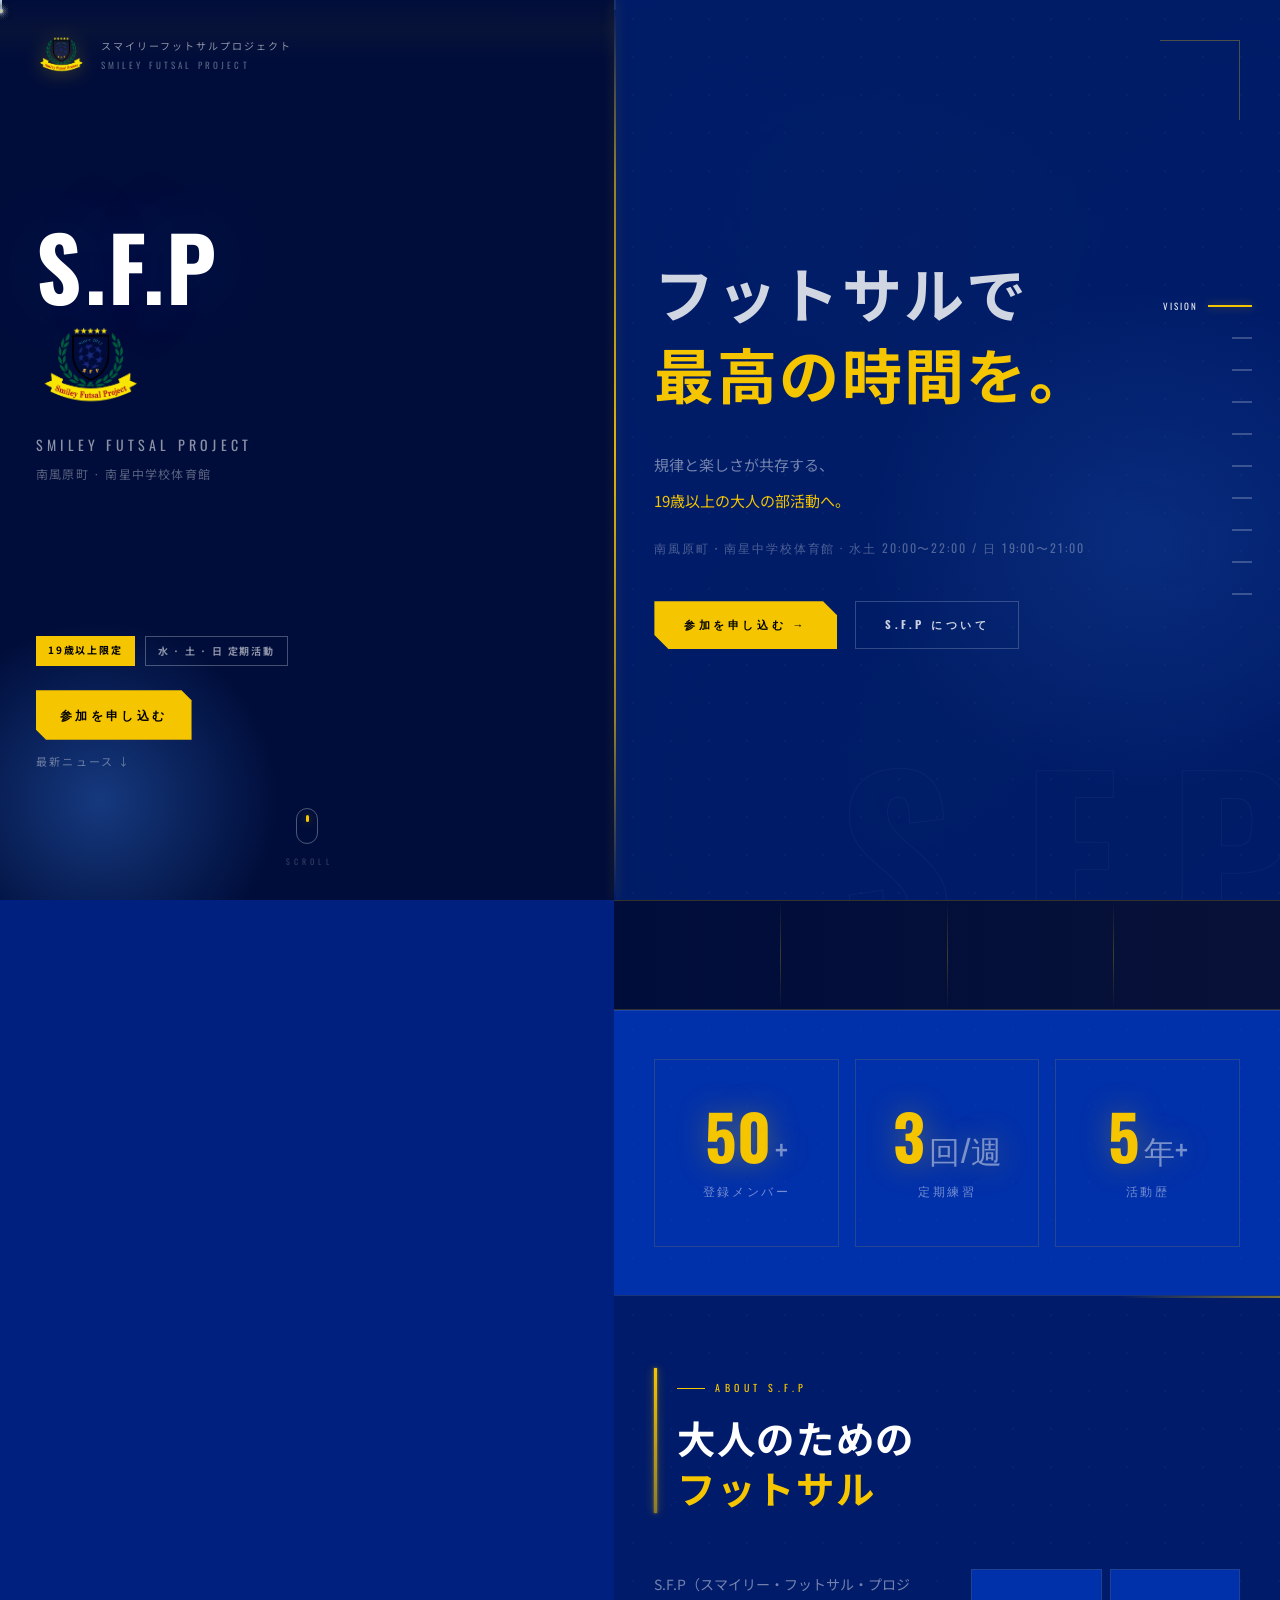
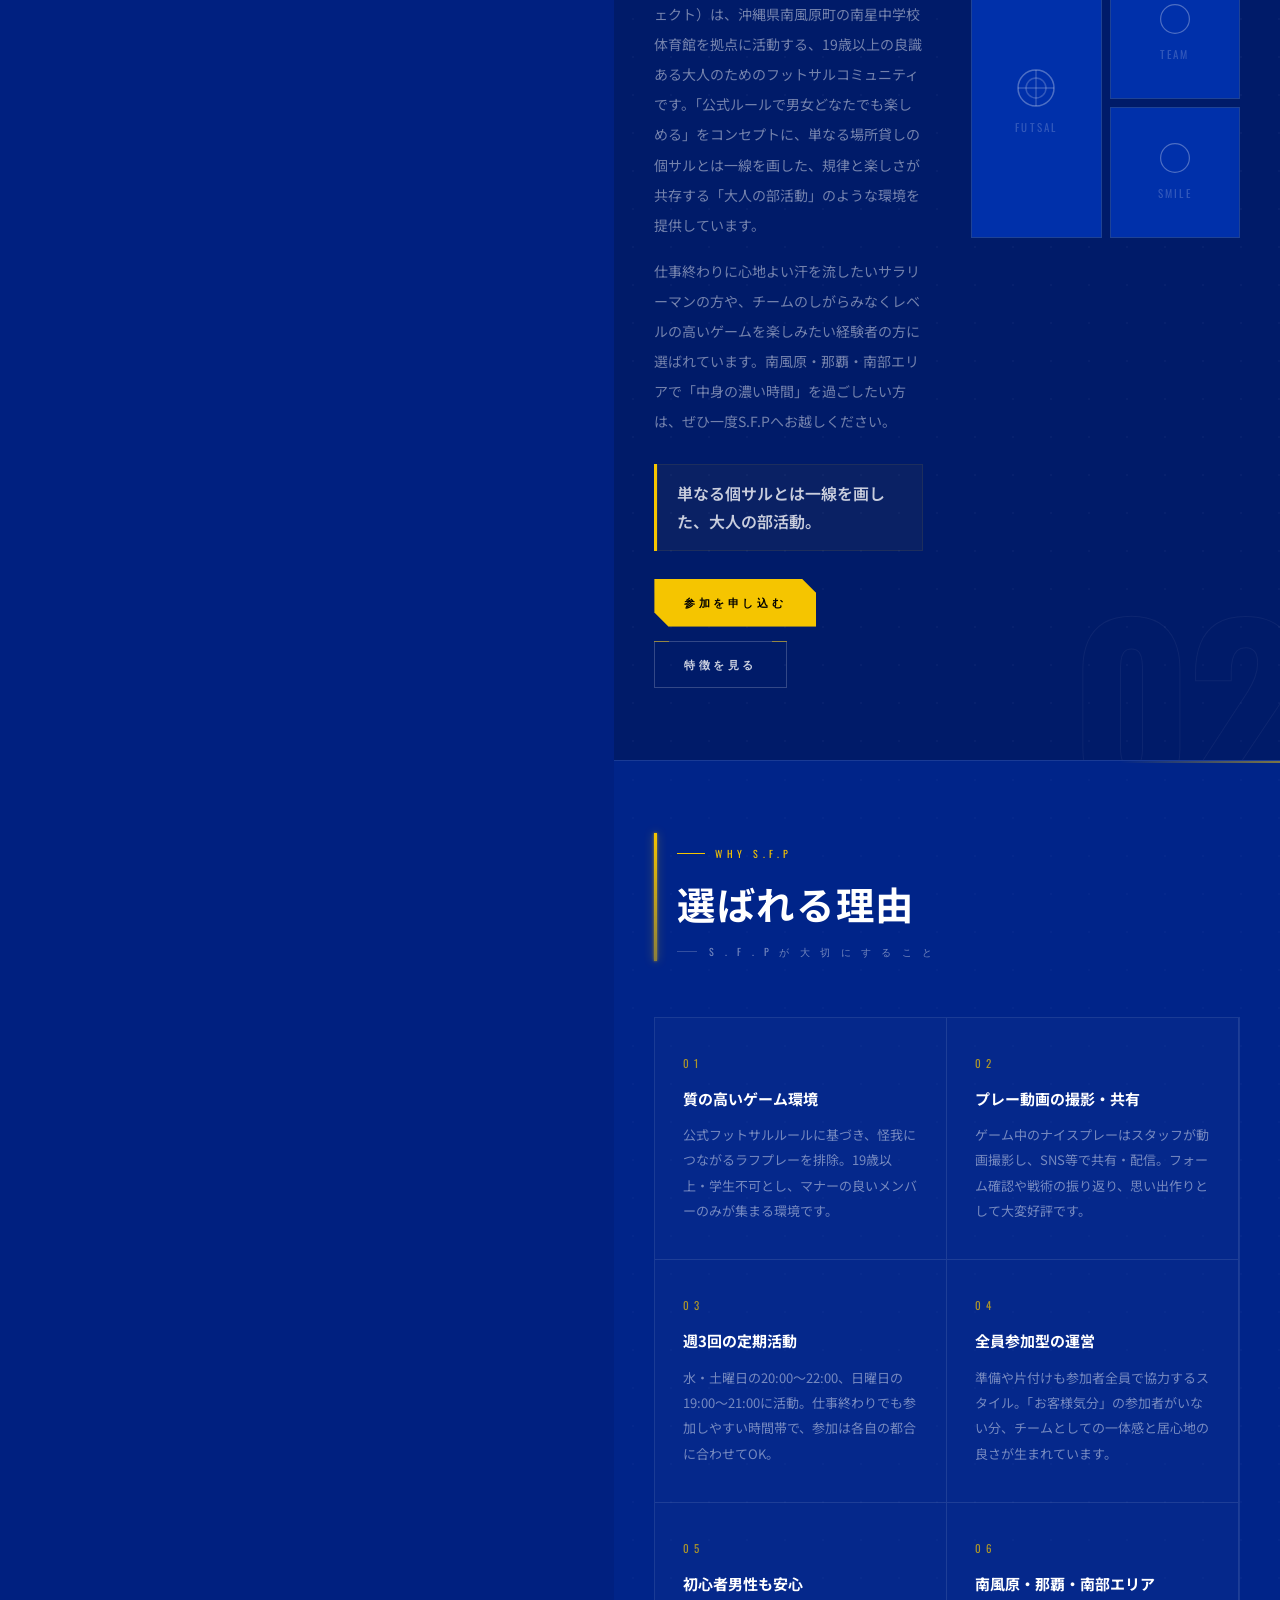
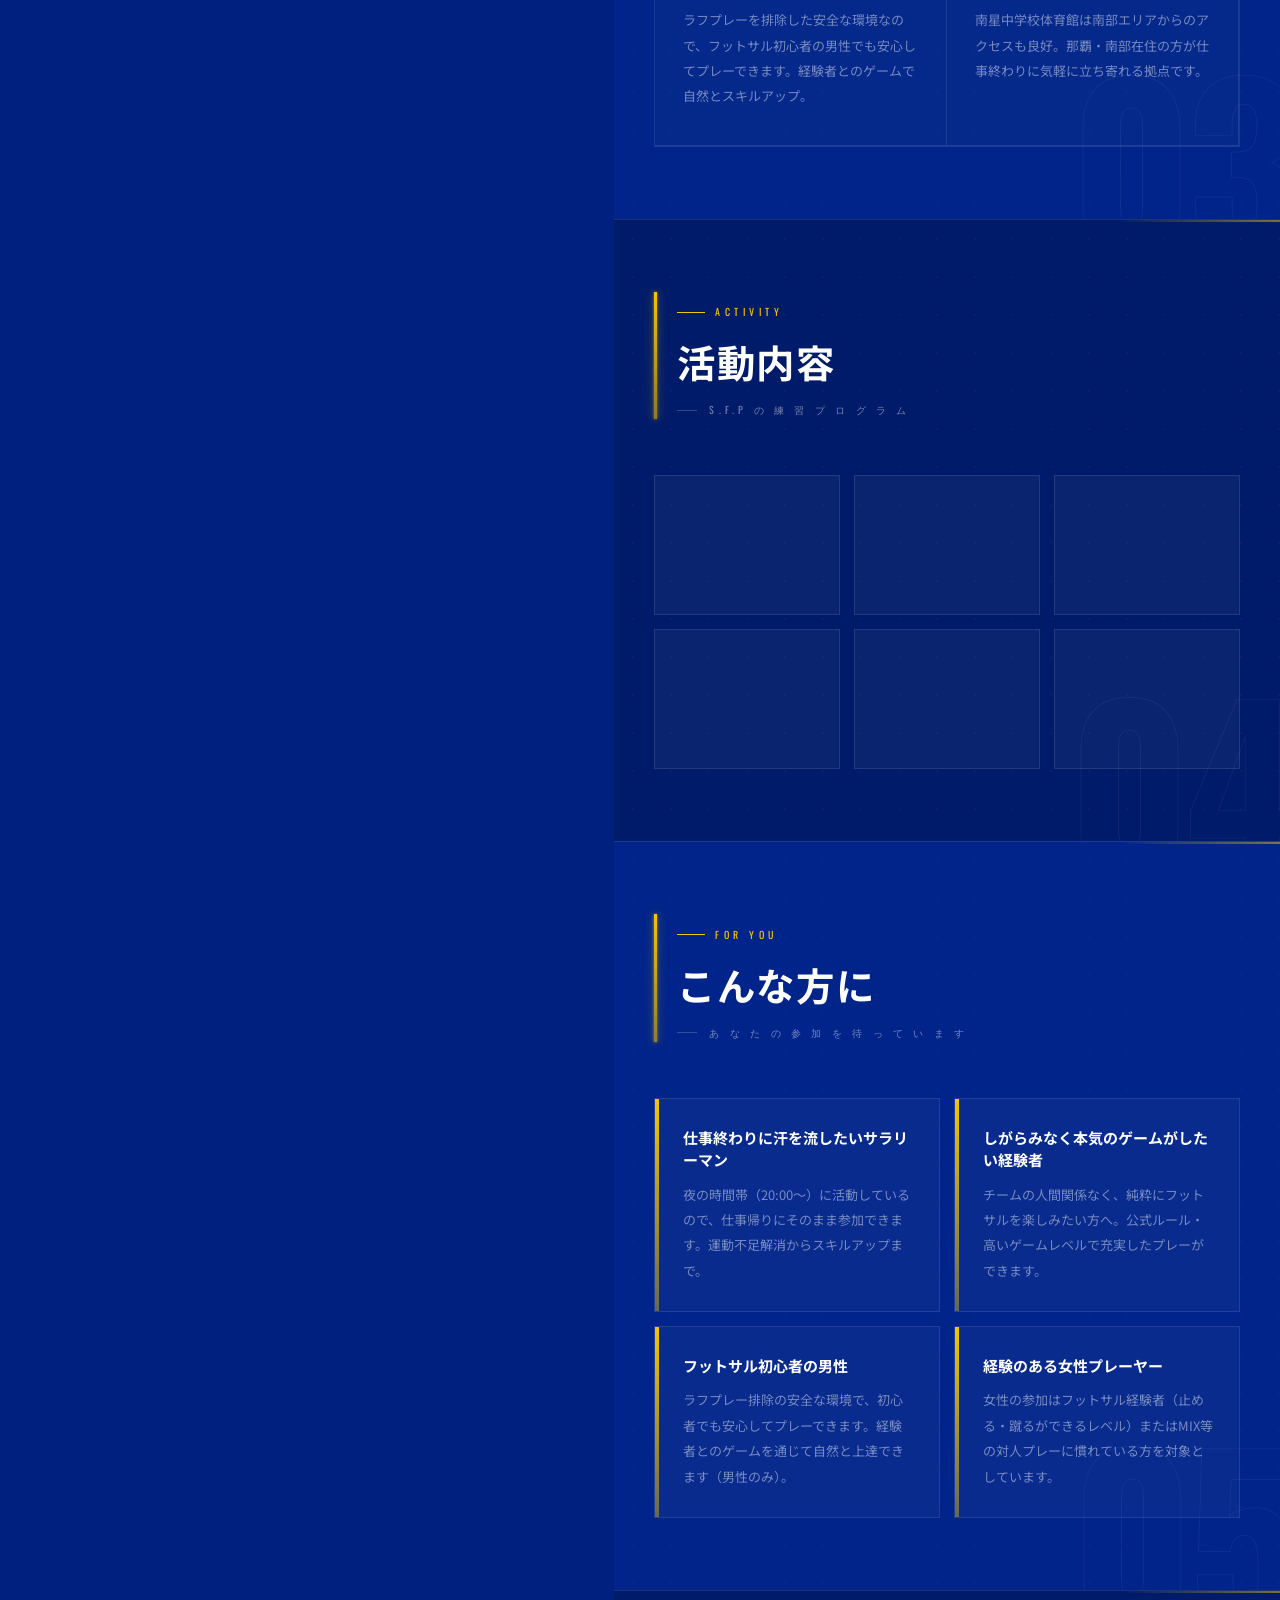
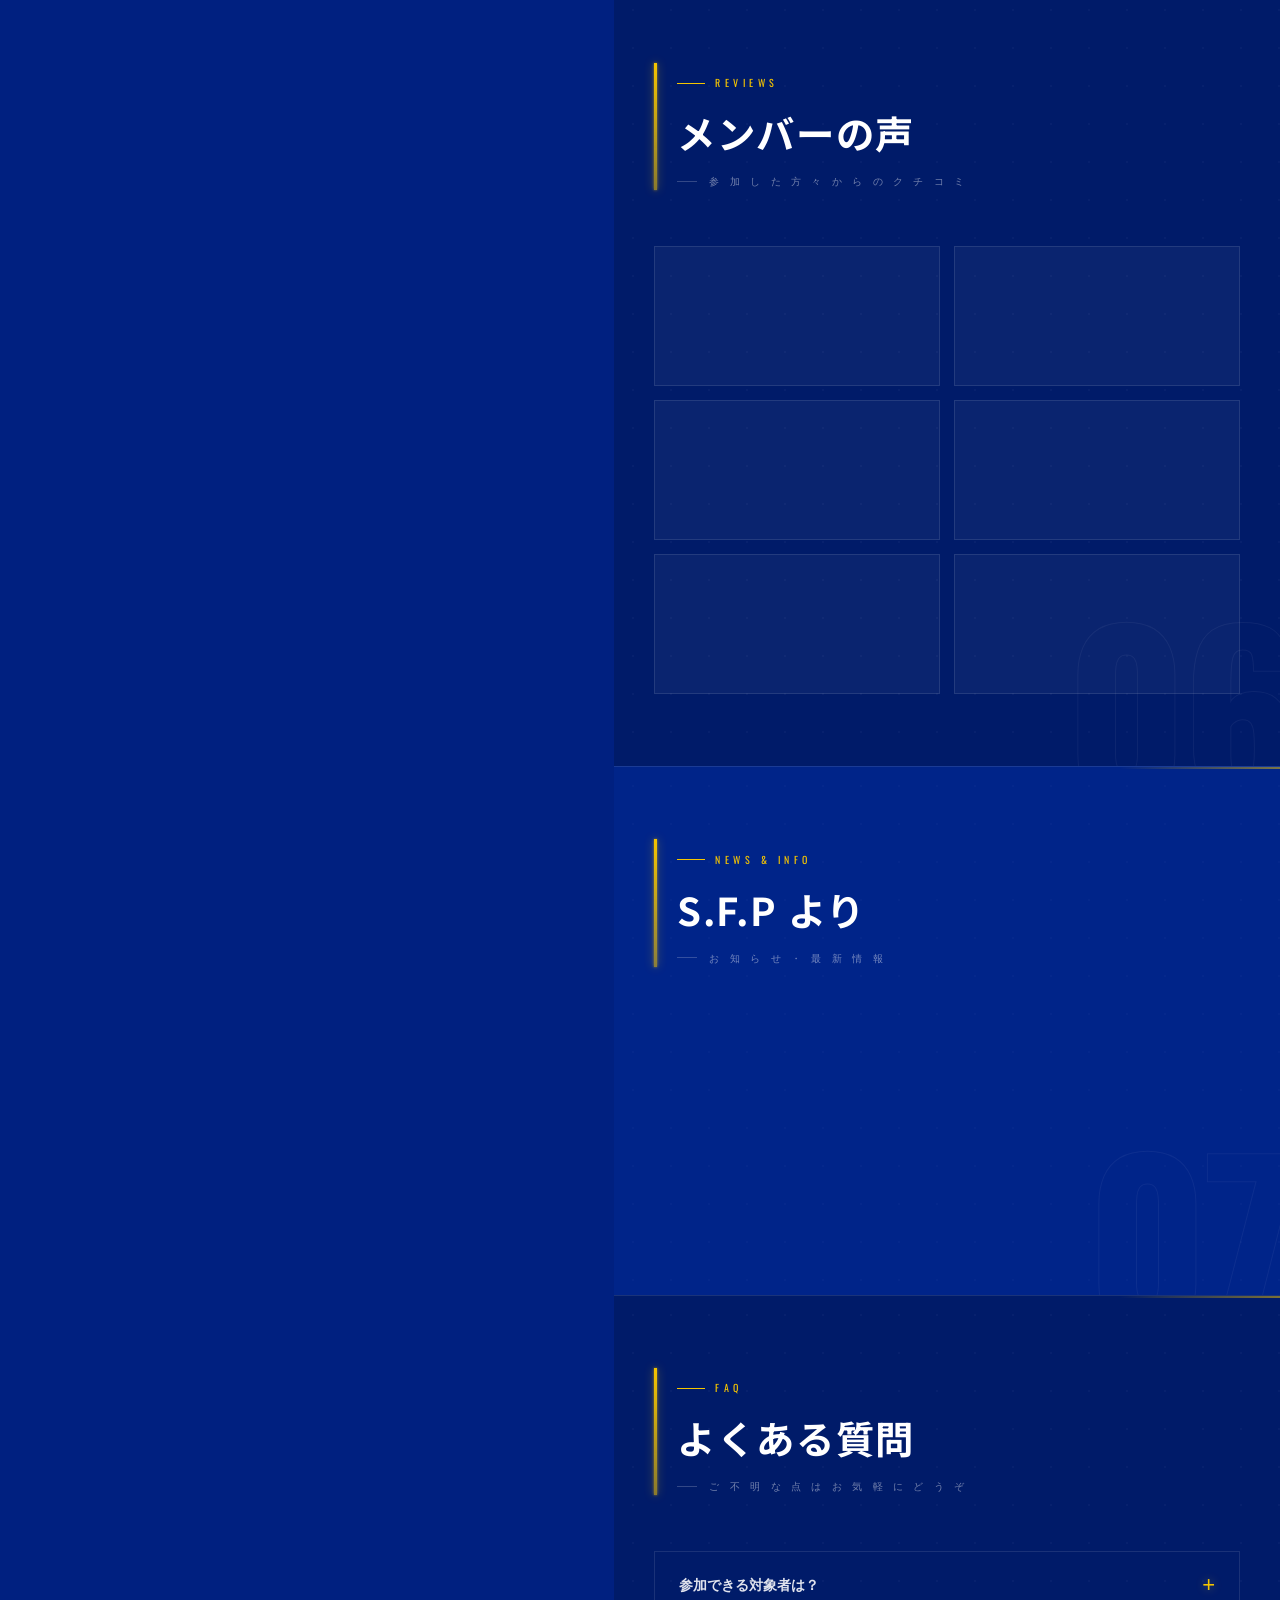
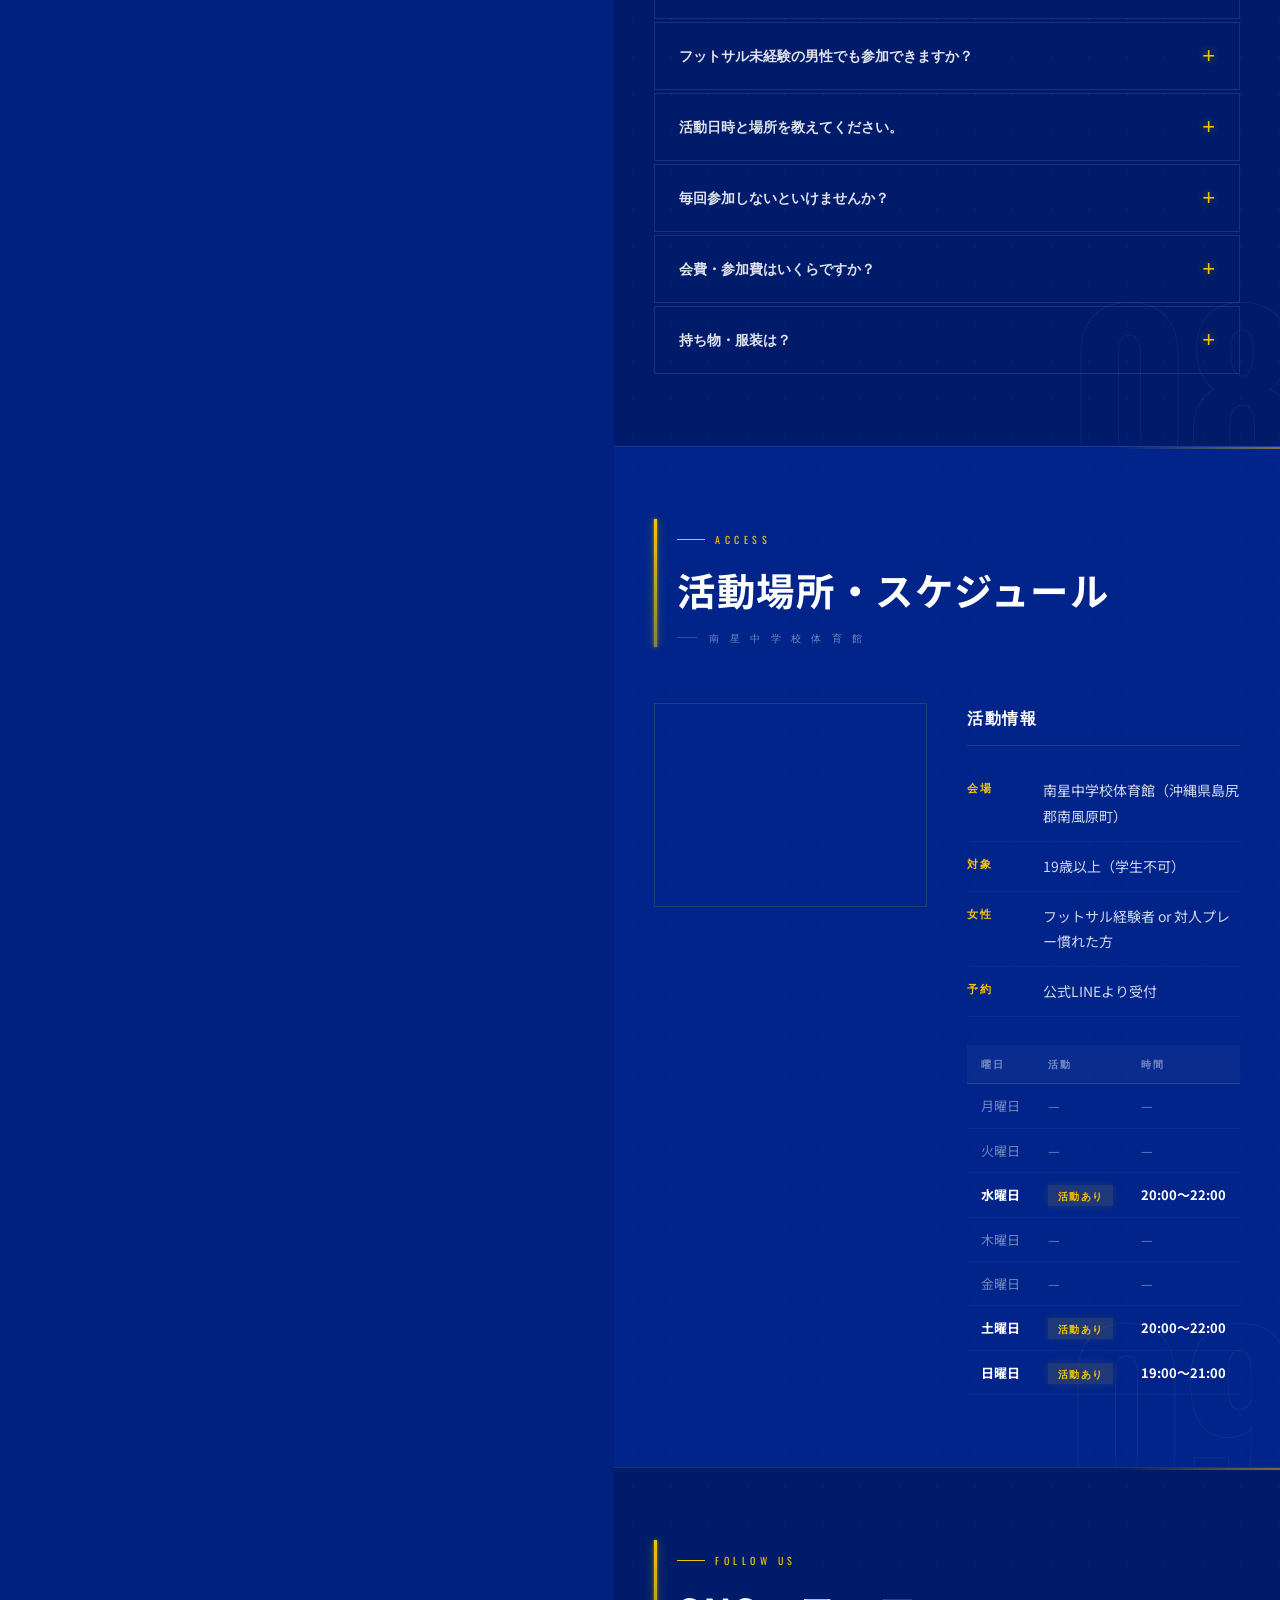
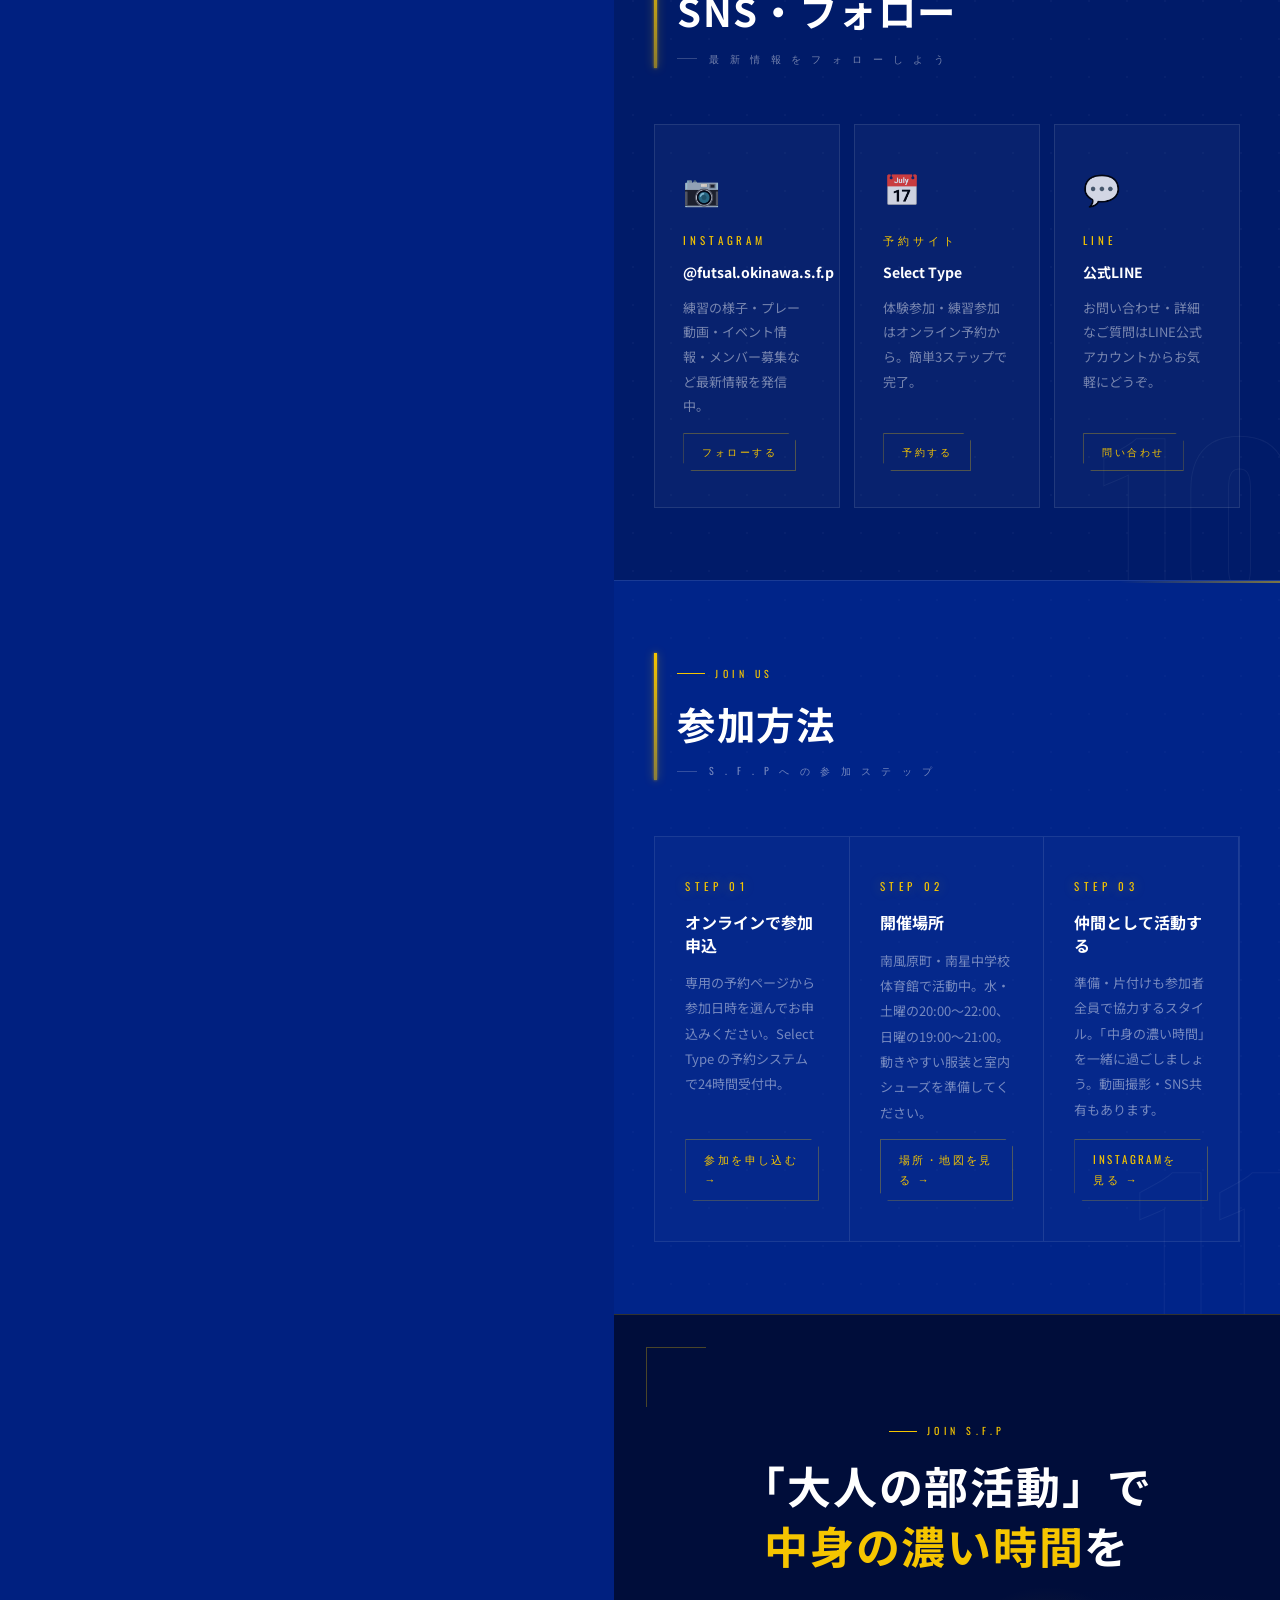
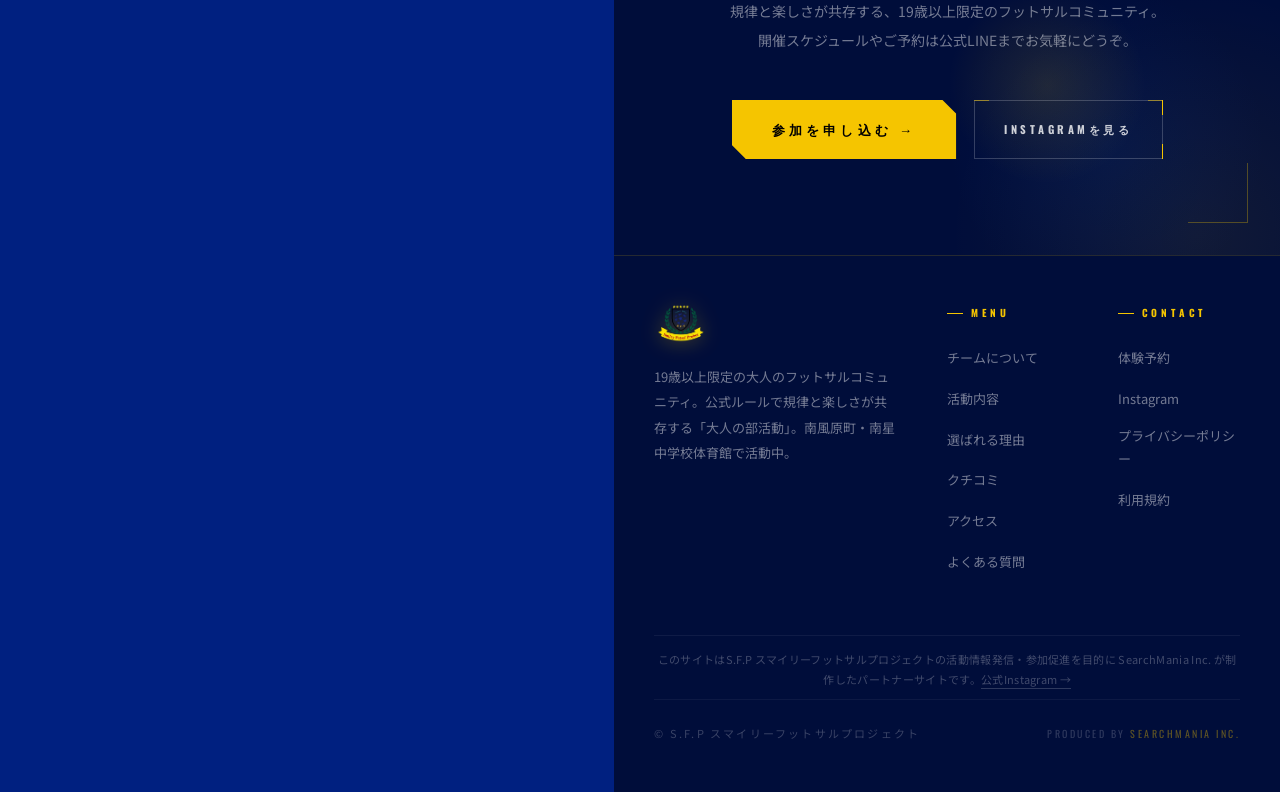
<file: index.html>
<!DOCTYPE html>
<html lang="ja">
<head>
<meta charset="UTF-8">
<meta name="viewport" content="width=device-width,initial-scale=1,viewport-fit=cover">
<meta name="theme-color" content="#000000">
<title>S.F.P スマイリーフットサルプロジェクト | 大人のフットサルコミュニティ | 沖縄県南風原町</title>
<meta name="description" content="沖縄県南風原町・南星中学校体育館を拠点に活動するS.F.P（スマイリーフットサルプロジェクト）。19歳以上限定、公式ルールで規律と楽しさが共存する「大人の部活動」。水・土20:00〜22:00、日19:00〜21:00。">
<meta http-equiv="content-language" content="ja">
<link rel="canonical" href="https://sfp-okinawa.search-mania.net/">
<meta name="google-site-verification" content="LZg90oxtbqi0v6An7Fc0uO3ufbqcmW4_Qp9mCI2u6wk" />
<meta property="og:type" content="website">
<meta property="og:title" content="S.F.P スマイリーフットサルプロジェクト | 沖縄県南風原町">
<meta property="og:description" content="19歳以上限定の大人のフットサルコミュニティ。公式ルールで質の高いゲーム環境を提供。南風原町・南星中学校体育館。水・土20:00〜22:00、日19:00〜21:00。">
<meta property="og:image" content="https://sfp-okinawa.search-mania.net/ogp.png">
<meta property="og:url" content="https://sfp-okinawa.search-mania.net/">
<meta property="og:site_name" content="S.F.P スマイリーフットサルプロジェクト">
<meta property="og:locale" content="ja_JP">
<meta name="twitter:card" content="summary_large_image">
<meta name="twitter:title" content="S.F.P スマイリーフットサルプロジェクト | 沖縄県南風原町">
<meta name="twitter:description" content="19歳以上限定の大人のフットサルコミュニティ。公式ルール、質の高いゲーム環境。南風原町・水土日活動中。">
<meta name="twitter:image" content="https://sfp-okinawa.search-mania.net/ogp.png">
<link rel="icon" type="image/svg+xml" href="./favicon.svg">
<link rel="preconnect" href="https://fonts.googleapis.com">
<link rel="preconnect" href="https://lh3.googleusercontent.com" crossorigin>
<link rel="dns-prefetch" href="https://script.google.com">
<link rel="preconnect" href="https://fonts.gstatic.com" crossorigin>
<link href="https://fonts.googleapis.com/css2?family=Oswald:wght@400;600;700&family=Noto+Sans+JP:wght@400;600;700&display=swap" rel="stylesheet">
<link rel="stylesheet" href="shared.css">
<script defer src="./seo-bot-detection.js"></script>
<script type="application/ld+json">
{"@context":"https://schema.org","@type":"SportsActivityLocation","name":"S.F.P スマイリーフットサルプロジェクト","description":"19歳以上の大人のためのフットサルコミュニティ。公式ルールで規律と楽しさが共存する環境を提供。南風原町・南星中学校体育館で活動。","url":"https://sfp-okinawa.search-mania.net/","inLanguage":"ja","address":{"@type":"PostalAddress","addressLocality":"南風原町","addressRegion":"沖縄県","addressCountry":"JP"},"openingHours":["We 20:00-22:00","Sa 20:00-22:00","Su 19:00-21:00"],"sameAs":["https://www.instagram.com/futsal.okinawa.s.f.p/","https://www.facebook.com/smilefutsal/","https://select-type.com/rsv/?id=aq__FKizmlk"],"hasMap":"https://maps.google.com/?q=南星中学校+南風原町"}
</script>
</head>
<body>

<!-- ─── Side Navigation (desktop) ─── -->
<nav class="side-nav" id="sideNav">
  <button class="sn-item" data-sec="vision"><span class="sn-label">Vision</span><span class="sn-line"></span></button>
  <button class="sn-item" data-sec="about"><span class="sn-label">About</span><span class="sn-line"></span></button>
  <button class="sn-item" data-sec="features"><span class="sn-label">Features</span><span class="sn-line"></span></button>
  <button class="sn-item" data-sec="activity"><span class="sn-label">Activity</span><span class="sn-line"></span></button>
  <button class="sn-item" data-sec="forYou"><span class="sn-label">For You</span><span class="sn-line"></span></button>
  <button class="sn-item" data-sec="reviews"><span class="sn-label">Reviews</span><span class="sn-line"></span></button>
  <button class="sn-item" data-sec="blog"><span class="sn-label">News</span><span class="sn-line"></span></button>
  <button class="sn-item" data-sec="faq"><span class="sn-label">FAQ</span><span class="sn-line"></span></button>
  <button class="sn-item" data-sec="access"><span class="sn-label">Access</span><span class="sn-line"></span></button>
  <button class="sn-item" data-sec="cta"><span class="sn-label">Join</span><span class="sn-line"></span></button>
</nav>

<!-- ─── Left Fixed Panel ─── -->
<aside class="lpanel" id="lpanel">
  <canvas class="hero-canvas" id="heroCanvas"></canvas>
  <div class="lp-inner">
    <div class="lp-brand">
      <img src="sfplogo.png" alt="S.F.P" class="lp-brand-logo">
      <div class="lp-brand-text">
        <span class="lp-brand-ja">スマイリーフットサルプロジェクト</span>
        <span class="lp-brand-en">SMILEY FUTSAL PROJECT</span>
      </div>
    </div>
    <div class="lp-mid">
      <div class="lp-sfp">S.F.P</div>
      <img src="sfplogo.png" alt="S.F.P スマイリーフットサルプロジェクト" class="lp-logo-large">
      <div class="lp-sub">
        <div class="lp-sub1">Smiley Futsal Project</div>
        <div class="lp-sub2">南風原町 · 南星中学校体育館</div>
      </div>
    </div>
    <div class="lp-badges">
      <span class="lp-badge lp-badge-gold">19歳以上限定</span>
      <span class="lp-badge lp-badge-out">水 · 土 · 日 定期活動</span>
    </div>
    <div class="lp-actions">
      <a href="https://select-type.com/rsv/?id=aq__FKizmlk" class="lp-cta-btn" target="_blank" rel="noopener">参加を申し込む</a>
      <a href="#about" class="lp-news-link">最新ニュース ↓</a>
    </div>
  </div>
  <div class="lp-scroll">
    <div class="lp-scroll-mouse"><span class="lp-scroll-wheel"></span></div>
    <span class="lp-scroll-text">SCROLL</span>
  </div>
</aside>

<!-- ─── Mobile Nav ─── -->
<nav class="mnav" id="mnav">
  <a class="mnav-brand" href="/">
    <img src="sfplogo.png" alt="S.F.P" class="mnav-logo">
    <span class="mnav-name">S.F.P</span>
  </a>
  <a href="https://select-type.com/rsv/?id=aq__FKizmlk" class="mnav-cta" target="_blank" rel="noopener">参加申込</a>
</nav>

<!-- ─── Right Scrollable Panel ─── -->
<div class="rpanel" id="rpanel">
<canvas class="rp-bg-canvas" id="rpBgCanvas"></canvas>

  <!-- Vision -->
  <section class="sec-vision" id="vision">
    <div class="vision-inner">
      <h1 class="vision-h1">
        <span class="v-line">フットサルで</span>
        <span class="v-line gold-text">最高の時間を。</span>
      </h1>
      <div class="vision-body">
        <p>規律と楽しさが共存する、</p>
        <p class="gold-text">19歳以上の大人の部活動へ。</p>
        <p class="vision-sch" id="heroSub">南風原町・南星中学校体育館 · 水土 20:00〜22:00 / 日 19:00〜21:00</p>
      </div>
      <div class="vision-acts">
        <a href="https://select-type.com/rsv/?id=aq__FKizmlk" class="btn btn-gold" target="_blank" rel="noopener">参加を申し込む →</a>
        <a href="#about" class="btn btn-ghost">S.F.P について</a>
      </div>
    </div>
  </section>

  <!-- Key Facts -->
  <div class="kf-strip reveal" id="keyfacts">
    <div class="kf-inner reveal-stagger">
      <div class="kf-item e"><div class="kf-num">19<span class="kf-unit">歳+</span></div><div class="kf-label">限定コミュニティ</div></div>
      <div class="kf-sep"></div>
      <div class="kf-item e"><div class="kf-num">300<span class="kf-unit">円</span></div><div class="kf-label">個人参加費</div></div>
      <div class="kf-sep"></div>
      <div class="kf-item e"><div class="kf-num">水土日</div><div class="kf-label">週3回活動</div></div>
      <div class="kf-sep"></div>
      <div class="kf-item e"><div class="kf-num">公式</div><div class="kf-label">フットサルルール</div></div>
    </div>
  </div>

  <!-- Stats -->
  <div class="sec-stats reveal" id="stats">
    <div class="stats-grid">
      <div class="stat-card"><div class="stat-num"><span data-count="50">0</span><span class="stat-suffix">+</span></div><div class="stat-label">登録メンバー</div></div>
      <div class="stat-card"><div class="stat-num"><span data-count="3">0</span><span class="stat-suffix">回/週</span></div><div class="stat-label">定期練習</div></div>
      <div class="stat-card"><div class="stat-num"><span data-count="5">0</span><span class="stat-suffix">年+</span></div><div class="stat-label">活動歴</div></div>
    </div>
  </div>

  <!-- About -->
  <section class="sec-sec" id="about" data-sn="02">
    <div class="sec-head reveal">
      <span class="eyebrow">About S.F.P</span>
      <h2 class="section-title" id="aboutTitle">大人のための<br><span class="accent-gold">フットサル</span></h2>
    </div>
    <div class="about-inner">
      <div class="about-text reveal">
        <div id="aboutBody">
          <p class="about-body">S.F.P（スマイリー・フットサル・プロジェクト）は、沖縄県南風原町の南星中学校体育館を拠点に活動する、19歳以上の良識ある大人のためのフットサルコミュニティです。「公式ルールで男女どなたでも楽しめる」をコンセプトに、単なる場所貸しの個サルとは一線を画した、規律と楽しさが共存する「大人の部活動」のような環境を提供しています。</p>
          <p class="about-body">仕事終わりに心地よい汗を流したいサラリーマンの方や、チームのしがらみなくレベルの高いゲームを楽しみたい経験者の方に選ばれています。南風原・那覇・南部エリアで「中身の濃い時間」を過ごしたい方は、ぜひ一度S.F.Pへお越しください。</p>
        </div>
        <blockquote class="about-quote" id="aboutQuote">単なる個サルとは一線を画した、大人の部活動。</blockquote>
        <div class="about-acts">
          <a href="https://select-type.com/rsv/?id=aq__FKizmlk" class="btn btn-gold" target="_blank" rel="noopener">参加を申し込む</a>
          <a href="#features" class="btn btn-ghost">特徴を見る</a>
        </div>
      </div>
      <div class="about-photos reveal" id="aboutPhotos">
        <div class="about-photo"><div class="about-ph-pl"><svg width="40" height="40" viewBox="0 0 40 40" fill="none"><circle cx="20" cy="20" r="18" stroke="rgba(255,255,255,.3)" stroke-width="1.5"/><circle cx="20" cy="20" r="10" stroke="rgba(255,255,255,.2)" stroke-width="1.5"/><line x1="2" y1="20" x2="38" y2="20" stroke="rgba(255,255,255,.2)" stroke-width="1.5"/><line x1="20" y1="2" x2="20" y2="38" stroke="rgba(255,255,255,.2)" stroke-width="1.5"/></svg><span>FUTSAL</span></div></div>
        <div class="about-photo"><div class="about-ph-pl"><svg width="32" height="32" viewBox="0 0 40 40" fill="none"><circle cx="20" cy="20" r="18" stroke="rgba(255,255,255,.3)" stroke-width="1.5"/></svg><span>TEAM</span></div></div>
        <div class="about-photo"><div class="about-ph-pl"><svg width="32" height="32" viewBox="0 0 40 40" fill="none"><circle cx="20" cy="20" r="18" stroke="rgba(255,255,255,.3)" stroke-width="1.5"/></svg><span>SMILE</span></div></div>
      </div>
    </div>
  </section>

  <!-- Features -->
  <section class="sec-sec sec-alt" id="features" data-sn="03">
    <div class="sec-head reveal">
      <span class="eyebrow">Why S.F.P</span>
      <h2 class="section-title shimmer-anim">選ばれる理由</h2>
      <p class="section-subtitle">S . F . P が 大 切 に す る こ と</p>
    </div>
    <div class="features-grid reveal-stagger" id="featuresGrid">
      <div class="feature-card e"><div class="feature-num">01</div><div class="feature-title" id="feat1title">質の高いゲーム環境</div><p class="feature-desc" id="feat1desc">公式フットサルルールに基づき、怪我につながるラフプレーを排除。19歳以上・学生不可とし、マナーの良いメンバーのみが集まる環境です。</p></div>
      <div class="feature-card e"><div class="feature-num">02</div><div class="feature-title" id="feat2title">プレー動画の撮影・共有</div><p class="feature-desc" id="feat2desc">ゲーム中のナイスプレーはスタッフが動画撮影し、SNS等で共有・配信。フォーム確認や戦術の振り返り、思い出作りとして大変好評です。</p></div>
      <div class="feature-card e"><div class="feature-num">03</div><div class="feature-title" id="feat3title">週3回の定期活動</div><p class="feature-desc" id="feat3desc">水・土曜日の20:00〜22:00、日曜日の19:00〜21:00に活動。仕事終わりでも参加しやすい時間帯で、参加は各自の都合に合わせてOK。</p></div>
      <div class="feature-card e"><div class="feature-num">04</div><div class="feature-title" id="feat4title">全員参加型の運営</div><p class="feature-desc" id="feat4desc">準備や片付けも参加者全員で協力するスタイル。「お客様気分」の参加者がいない分、チームとしての一体感と居心地の良さが生まれています。</p></div>
      <div class="feature-card e"><div class="feature-num">05</div><div class="feature-title" id="feat5title">初心者男性も安心</div><p class="feature-desc" id="feat5desc">ラフプレーを排除した安全な環境なので、フットサル初心者の男性でも安心してプレーできます。経験者とのゲームで自然とスキルアップ。</p></div>
      <div class="feature-card e"><div class="feature-num">06</div><div class="feature-title" id="feat6title">南風原・那覇・南部エリア</div><p class="feature-desc" id="feat6desc">南星中学校体育館は南部エリアからのアクセスも良好。那覇・南部在住の方が仕事終わりに気軽に立ち寄れる拠点です。</p></div>
    </div>
  </section>

  <!-- Activity -->
  <section class="sec-sec" id="activity" data-sn="04">
    <div class="sec-head reveal">
      <span class="eyebrow">Activity</span>
      <h2 class="section-title">活動内容</h2>
      <p class="section-subtitle">S.F.P の 練 習 プ ロ グ ラ ム</p>
    </div>
    <div class="menu-grid reveal-stagger" id="menuGrid">
      <div class="menu-skel"></div><div class="menu-skel"></div><div class="menu-skel"></div>
      <div class="menu-skel"></div><div class="menu-skel"></div><div class="menu-skel"></div>
    </div>
  </section>

  <!-- For You -->
  <section class="sec-sec sec-alt" id="forYou" data-sn="05">
    <div class="sec-head reveal">
      <span class="eyebrow">For You</span>
      <h2 class="section-title">こんな方に</h2>
      <p class="section-subtitle">あ な た の 参 加 を 待 っ て い ま す</p>
    </div>
    <div class="for-you-grid reveal-stagger" id="forYouGrid">
      <div class="for-you-card e"><div class="for-you-accent"></div><div class="for-you-body"><div class="for-you-label">仕事終わりに汗を流したいサラリーマン</div><p class="for-you-caption">夜の時間帯（20:00〜）に活動しているので、仕事帰りにそのまま参加できます。運動不足解消からスキルアップまで。</p></div></div>
      <div class="for-you-card e"><div class="for-you-accent"></div><div class="for-you-body"><div class="for-you-label">しがらみなく本気のゲームがしたい経験者</div><p class="for-you-caption">チームの人間関係なく、純粋にフットサルを楽しみたい方へ。公式ルール・高いゲームレベルで充実したプレーができます。</p></div></div>
      <div class="for-you-card e"><div class="for-you-accent"></div><div class="for-you-body"><div class="for-you-label">フットサル初心者の男性</div><p class="for-you-caption">ラフプレー排除の安全な環境で、初心者でも安心してプレーできます。経験者とのゲームを通じて自然と上達できます（男性のみ）。</p></div></div>
      <div class="for-you-card e"><div class="for-you-accent"></div><div class="for-you-body"><div class="for-you-label">経験のある女性プレーヤー</div><p class="for-you-caption">女性の参加はフットサル経験者（止める・蹴るができるレベル）またはMIX等の対人プレーに慣れている方を対象としています。</p></div></div>
    </div>
  </section>

  <!-- Reviews -->
  <section class="sec-sec" id="reviews" data-sn="06">
    <div class="sec-head reveal">
      <span class="eyebrow">Reviews</span>
      <h2 class="section-title">メンバーの声</h2>
      <p class="section-subtitle">参 加 し た 方 々 か ら の ク チ コ ミ</p>
    </div>
    <div class="reviews-grid reveal-stagger" id="reviewsGrid">
      <div class="review-skel"></div><div class="review-skel"></div><div class="review-skel"></div>
      <div class="review-skel"></div><div class="review-skel"></div><div class="review-skel"></div>
    </div>
  </section>

  <!-- Blog -->
  <section class="sec-sec sec-alt" id="blog" data-sn="07">
    <div class="sec-head reveal">
      <span class="eyebrow">News &amp; Info</span>
      <h2 class="section-title">S.F.P より</h2>
      <p class="section-subtitle">お 知 ら せ ・ 最 新 情 報</p>
    </div>
    <div class="wall cms-loading"></div>
  </section>

  <!-- FAQ -->
  <section class="sec-sec" id="faq" data-sn="08">
    <div class="sec-head reveal">
      <span class="eyebrow">FAQ</span>
      <h2 class="section-title">よくある質問</h2>
      <p class="section-subtitle">ご 不 明 な 点 は お 気 軽 に ど う ぞ</p>
    </div>
    <div class="faq-list reveal" id="faqList">
      <div class="faq-item"><button class="faq-q"><span class="faq-q-text">参加できる対象者は？</span><span class="faq-icon">+</span></button><div class="faq-a">19歳以上の良識ある大人の方が対象です。学生の方は参加できません。男性は初心者からベテランまで参加OKです。女性はフットサル経験者（止める・蹴るができるレベル）またはMIX等の対人プレーに慣れている方に限定させていただいております。</div></div>
      <div class="faq-item"><button class="faq-q"><span class="faq-q-text">フットサル未経験の男性でも参加できますか？</span><span class="faq-icon">+</span></button><div class="faq-a">男性の場合は初心者でも大歓迎です。ラフプレーを排除した安全な環境なので、未経験でも安心してプレーできます。経験者とのゲームを通じて自然と上達できます。</div></div>
      <div class="faq-item"><button class="faq-q"><span class="faq-q-text">活動日時と場所を教えてください。</span><span class="faq-icon">+</span></button><div class="faq-a">主に水・土曜日の20:00〜22:00、日曜日の19:00〜21:00に活動しています。場所は沖縄県南風原町の南星中学校体育館です。詳しいスケジュールは公式LINEでご確認ください。</div></div>
      <div class="faq-item"><button class="faq-q"><span class="faq-q-text">毎回参加しないといけませんか？</span><span class="faq-icon">+</span></button><div class="faq-a">参加は自由です。仕事や家庭の都合に合わせて、参加できる日だけ来てもらえれば大丈夫です。無理のないペースで参加してください。</div></div>
      <div class="faq-item"><button class="faq-q"><span class="faq-q-text">会費・参加費はいくらですか？</span><span class="faq-icon">+</span></button><div class="faq-a">個人参加型300円です。都度払いなので月謝や登録料はありません。参加した日だけ費用がかかるシンプルな形式です。</div></div>
      <div class="faq-item"><button class="faq-q"><span class="faq-q-text">持ち物・服装は？</span><span class="faq-icon">+</span></button><div class="faq-a">動きやすい服装と室内シューズをご準備ください。体育館なのでフットサル用の室内シューズが必要です。また準備・片付けも全員で行うスタイルのため、積極的にご参加ください。</div></div>
    </div>
  </section>

  <!-- Access -->
  <section class="sec-sec sec-alt" id="access" data-sn="09">
    <div class="sec-head reveal">
      <span class="eyebrow">Access</span>
      <h2 class="section-title">活動場所・スケジュール</h2>
      <p class="section-subtitle">南 星 中 学 校 体 育 館</p>
    </div>
    <div class="access-inner reveal">
      <div class="access-map" id="accessMap">
        <iframe src="https://maps.google.com/maps?q=26.185638,127.720369&hl=ja&z=16&output=embed" width="100%" height="450" style="border:0;" allowfullscreen loading="lazy" referrerpolicy="no-referrer-when-downgrade" title="S.F.P スマイリーフットサルプロジェクト 南星中学校体育館"></iframe>
      </div>
      <div class="access-info">
        <h3>活動情報</h3>
        <ul class="access-list" id="accessList">
          <li><span class="label">会場</span><span>南星中学校体育館（沖縄県島尻郡南風原町）</span></li>
          <li><span class="label">対象</span><span>19歳以上（学生不可）</span></li>
          <li><span class="label">女性</span><span>フットサル経験者 or 対人プレー慣れた方</span></li>
          <li><span class="label">予約</span><span>公式LINEより受付</span></li>
        </ul>
        <table class="schedule-table">
          <thead><tr><th>曜日</th><th>活動</th><th>時間</th></tr></thead>
          <tbody>
            <tr><td>月曜日</td><td>—</td><td>—</td></tr>
            <tr><td>火曜日</td><td>—</td><td>—</td></tr>
            <tr><td class="active">水曜日</td><td><span class="practice-badge">活動あり</span></td><td class="active">20:00〜22:00</td></tr>
            <tr><td>木曜日</td><td>—</td><td>—</td></tr>
            <tr><td>金曜日</td><td>—</td><td>—</td></tr>
            <tr><td class="active">土曜日</td><td><span class="practice-badge">活動あり</span></td><td class="active">20:00〜22:00</td></tr>
            <tr><td class="active">日曜日</td><td><span class="practice-badge">活動あり</span></td><td class="active">19:00〜21:00</td></tr>
          </tbody>
        </table>
      </div>
    </div>
  </section>

  <!-- SNS -->
  <section class="sec-sec" id="sns" data-sn="10">
    <div class="sec-head reveal">
      <span class="eyebrow">Follow Us</span>
      <h2 class="section-title">SNS・フォロー</h2>
      <p class="section-subtitle">最 新 情 報 を フ ォ ロ ー し よ う</p>
    </div>
    <div class="sns-grid reveal-stagger" id="snsGrid">
      <a class="sns-card e" href="https://www.instagram.com/futsal.okinawa.s.f.p/" target="_blank" rel="noopener"><span class="sns-icon">📷</span><div class="sns-platform">Instagram</div><div class="sns-handle">@futsal.okinawa.s.f.p</div><p class="sns-desc">練習の様子・プレー動画・イベント情報・メンバー募集など最新情報を発信中。</p><span class="sns-btn">フォローする</span></a>
      <a class="sns-card e" href="https://select-type.com/rsv/?id=aq__FKizmlk" target="_blank" rel="noopener"><span class="sns-icon">📅</span><div class="sns-platform">予約サイト</div><div class="sns-handle">Select Type</div><p class="sns-desc">体験参加・練習参加はオンライン予約から。簡単3ステップで完了。</p><span class="sns-btn">予約する</span></a>
      <div class="sns-card e"><span class="sns-icon">💬</span><div class="sns-platform">LINE</div><div class="sns-handle">公式LINE</div><p class="sns-desc">お問い合わせ・詳細なご質問はLINE公式アカウントからお気軽にどうぞ。</p><span class="sns-btn">問い合わせ</span></div>
    </div>
  </section>

  <!-- Delivery -->
  <section class="sec-sec sec-alt" id="join" data-sn="11">
    <div class="sec-head reveal">
      <span class="eyebrow">Join Us</span>
      <h2 class="section-title">参加方法</h2>
      <p class="section-subtitle">S . F . P へ の 参 加 ス テ ッ プ</p>
    </div>
    <div class="delivery-grid reveal-stagger" id="deliveryGrid">
      <div class="delivery-card e"><div class="delivery-type">STEP 01</div><div class="delivery-title">オンラインで参加申込</div><p class="delivery-desc">専用の予約ページから参加日時を選んでお申込みください。Select Type の予約システムで24時間受付中。</p><a href="https://select-type.com/rsv/?id=aq__FKizmlk" class="delivery-btn" target="_blank" rel="noopener">参加を申し込む →</a></div>
      <div class="delivery-card e"><div class="delivery-type">STEP 02</div><div class="delivery-title">開催場所</div><p class="delivery-desc">南風原町・南星中学校体育館で活動中。水・土曜の20:00〜22:00、日曜の19:00〜21:00。動きやすい服装と室内シューズを準備してください。</p><a href="#access" class="delivery-btn">場所・地図を見る →</a></div>
      <div class="delivery-card e"><div class="delivery-type">STEP 03</div><div class="delivery-title">仲間として活動する</div><p class="delivery-desc">準備・片付けも参加者全員で協力するスタイル。「中身の濃い時間」を一緒に過ごしましょう。動画撮影・SNS共有もあります。</p><a href="https://www.instagram.com/futsal.okinawa.s.f.p/" class="delivery-btn" target="_blank" rel="noopener">Instagramを見る →</a></div>
    </div>
  </section>

  <!-- CTA -->
  <section class="sec-cta" id="cta">
    <div class="cta-orb-wrap"><div class="cta-orb"></div><div class="cta-orb"></div><div class="cta-orb"></div></div>
    <div class="cta-inner reveal">
      <span class="eyebrow gold">Join S.F.P</span>
      <h2>「大人の部活動」で<br><span class="gold-text">中身の濃い時間</span>を</h2>
      <p class="cta-sub">規律と楽しさが共存する、19歳以上限定のフットサルコミュニティ。<br>開催スケジュールやご予約は公式LINEまでお気軽にどうぞ。</p>
      <div class="cta-actions">
        <a href="https://select-type.com/rsv/?id=aq__FKizmlk" class="btn btn-cta btn-gold" target="_blank" rel="noopener">参加を申し込む →</a>
        <a href="https://www.instagram.com/futsal.okinawa.s.f.p/" class="btn btn-ghost" target="_blank" rel="noopener">Instagramを見る</a>
      </div>
    </div>
  </section>

</div><!-- /rpanel -->

<!-- Footer -->
<footer class="footer">
  <div class="footer-inner">
    <div class="footer-brand">
      <img src="sfplogo.png" alt="S.F.P" class="footer-logo">
      <p id="footerDesc">19歳以上限定の大人のフットサルコミュニティ。公式ルールで規律と楽しさが共存する「大人の部活動」。南風原町・南星中学校体育館で活動中。</p>
    </div>
    <div class="footer-col">
      <h4>Menu</h4>
      <ul>
        <li><a href="#about">チームについて</a></li>
        <li><a href="#activity">活動内容</a></li>
        <li><a href="#features">選ばれる理由</a></li>
        <li><a href="#reviews">クチコミ</a></li>
        <li><a href="#access">アクセス</a></li>
        <li><a href="#faq">よくある質問</a></li>
      </ul>
    </div>
    <div class="footer-col">
      <h4>Contact</h4>
      <ul>
        <li><a href="https://select-type.com/rsv/?id=aq__FKizmlk" target="_blank" rel="noopener">体験予約</a></li>
        <li><a href="https://www.instagram.com/futsal.okinawa.s.f.p/" target="_blank" rel="noopener">Instagram</a></li>
        <li><a href="privacy-policy.html">プライバシーポリシー</a></li>
        <li><a href="terms.html">利用規約</a></li>
      </ul>
    </div>
  </div>
  <p class="partner-notice-inline">このサイトはS.F.P スマイリーフットサルプロジェクトの活動情報発信・参加促進を目的に SearchMania Inc. が制作したパートナーサイトです。<a href="https://www.instagram.com/futsal.okinawa.s.f.p/" target="_blank" rel="noopener noreferrer">公式Instagram →</a></p>
  <div class="footer-bottom">
    <p class="footer-copy" id="footerCopy">© S.F.P スマイリーフットサルプロジェクト</p>
    <div class="produced-by">Produced by <a href="https://search-mania.net/" target="_blank" rel="noopener noreferrer">SearchMania Inc.</a></div>
  </div>
</footer>

<script>
const GAS_URL = 'https://script.google.com/macros/s/AKfycbyu21Op12Ty_Q_F4rZUWonLQ9xefD_O91rmyavRhZJB70GRWGS68_iwMqx-xWAmj-dwYg/exec';

function esc(s){return String(s||'').replace(/&/g,'&amp;').replace(/</g,'&lt;').replace(/>/g,'&gt;').replace(/"/g,'&quot;');}
function fmtDate(s){if(!s)return '';const m=String(s).match(/^(\d{4})-(\d{2})-(\d{2})/);return m?`${m[1]}.${m[2]}.${m[3]}`:String(s);}
function driveImg(url){if(!url)return '';const s=String(url).trim();const m1=s.match(/\/d\/([a-zA-Z0-9_-]+)/);if(m1)return`https://lh3.googleusercontent.com/d/${m1[1]}=w1200`;const m2=s.match(/lh3\.googleusercontent\.com\/d\/([a-zA-Z0-9_-]+)/);if(m2)return`https://lh3.googleusercontent.com/d/${m2[1]}=w1200`;if(s.indexOf('drive.google.com/thumbnail')!==-1){const idM=s.match(/[?&]id=([a-zA-Z0-9_-]+)/);if(idM)return`https://lh3.googleusercontent.com/d/${idM[1]}=w1200`;}return s;}
function stars(n){const s=parseInt(n,10)||5;const f=Math.min(5,Math.max(0,s));return'★'.repeat(f)+'☆'.repeat(5-f);}

function observe(root,selector){
  const items=root.querySelectorAll(selector);
  const io=new IntersectionObserver((entries)=>{entries.forEach((entry,i)=>{if(entry.isIntersecting){setTimeout(()=>entry.target.classList.add('in'),i*80);io.unobserve(entry.target);}});},{threshold:0.1});
  items.forEach(el=>io.observe(el));
}
const revealObs=new IntersectionObserver((entries)=>{entries.forEach(entry=>{if(entry.isIntersecting){entry.target.classList.add('in');revealObs.unobserve(entry.target);}});},{threshold:0.08});
document.querySelectorAll('.reveal,.reveal-left,.reveal-right,.reveal-scale').forEach(el=>revealObs.observe(el));
const staggerObs=new IntersectionObserver((entries)=>{entries.forEach(entry=>{if(entry.isIntersecting){observe(entry.target,'.e');staggerObs.unobserve(entry.target);}});},{threshold:0.05});
document.querySelectorAll('.reveal-stagger').forEach(el=>staggerObs.observe(el));

function applySettings(s){window._settings=s;const fc=document.getElementById('footerCopy');if(fc&&s.copyright)fc.textContent=s.copyright;const fd=document.getElementById('footerDesc');if(fd&&s.tagline)fd.textContent=s.tagline;}
function applyHero(h){if(!h)return;if(h.subLines&&h.subLines.length){const el=document.getElementById('heroSub');if(el)el.textContent=h.subLines.join(' · ');}if(h.photos&&h.photos.length){const photos=document.getElementById('aboutPhotos');if(photos)photos.innerHTML=h.photos.slice(0,3).map(p=>`<div class="about-photo">${p.image?`<img src="${esc(p.image)}" alt="${esc(p.caption)}" loading="lazy" style="width:100%;height:100%;object-fit:cover;">`:`<div class="about-ph-pl"><span>${esc(p.caption)}</span></div>`}</div>`).join('');}}
function applyAbout(a){if(!a)return;if(a.paragraphs&&a.paragraphs.length){const el=document.getElementById('aboutBody');if(el)el.innerHTML=a.paragraphs.map(p=>`<p class="about-body">${esc(p)}</p>`).join('');}if(a.quote){const el=document.getElementById('aboutQuote');if(el)el.textContent=a.quote;}}
function applyMenu(items){if(!Array.isArray(items)||!items.length)return;const grid=document.getElementById('menuGrid');if(!grid)return;grid.innerHTML=items.map(m=>`<div class="menu-card e${m.bestSeller?' best':''}"><div class="card-body"><span class="card-tag">${m.bestSeller?'おすすめ':'Program'}</span><div class="card-name">${esc(m.name)}</div>${m.price?`<div class="card-price">${esc(m.price)}</div>`:''} ${m.desc?`<p class="card-desc">${esc(m.desc)}</p>`:''}</div></div>`).join('');observe(grid,'.e');}
function applyFeatures(items){if(!Array.isArray(items)||!items.length)return;const grid=document.getElementById('featuresGrid');if(!grid)return;grid.innerHTML=items.map(f=>`<div class="feature-card e"><div class="feature-num">${esc(f.num)}</div><div class="feature-title">${esc(f.title)}</div><p class="feature-desc">${esc(f.desc)}</p></div>`).join('');observe(grid,'.e');}
function applyForYou(items){if(!Array.isArray(items)||!items.length)return;const grid=document.getElementById('forYouGrid');if(!grid)return;grid.innerHTML=items.map(f=>`<div class="for-you-card e"><div class="for-you-accent"></div><div class="for-you-body"><div class="for-you-label">${esc(f.label)}</div>${f.caption?`<p class="for-you-caption">${esc(f.caption)}</p>`:''}</div></div>`).join('');observe(grid,'.e');}
function applyReviews(items){if(!Array.isArray(items)||!items.length)return;const grid=document.getElementById('reviewsGrid');if(!grid)return;let html=items.map(r=>'<article class="review"><div class="stars">'+stars(r.stars)+'</div><p class="body">'+esc(r.text||'')+'</p><div class="meta"><span class="name">'+esc(r.name||'')+'</span><span class="date">'+esc(fmtDate(r.date))+'</span></div></article>').join('');if(items.length<6){const gbpUrl=(window._settings&&window._settings.gbpUrl)||'#';html+='<a class="review review-cta" href="'+esc(gbpUrl)+'" target="_blank" rel="noopener"><div class="review-cta-stars">★ ★ ★ ★ ★</div><p class="review-cta-msg">他のクチコミも<br>Googleでご覧いただけます</p><span class="review-cta-link">Googleで見る →</span></a>';}grid.innerHTML=html;}
function applyBlog(items){
  const wall=document.querySelector('#blog .wall');
  if(wall)wall.classList.remove('cms-loading');
  if(!items||!items.length)return;
  const valid=items.filter(b=>b.body||b.title);
  if(!valid.length)return;
  window._blogItems=valid;
  wall.innerHTML=valid.map((b,i)=>{
    let rawTitle=(b.title||'').trim();
    if(!rawTitle&&b.body){const firstSentence=String(b.body).split(/[。\n]/)[0]||'';rawTitle=firstSentence.trim();}
    if(!rawTitle&&b.date)rawTitle=`${fmtDate(b.date)} の投稿`;
    const shortTitle=rawTitle.length>44?rawTitle.slice(0,44)+'…':rawTitle;
    const imgUrl=driveImg(b.image);
    const slugMatch=(b.url||'').match(/\/blog\/([^\/\?#]+)/);
    const postSlug=slugMatch?slugMatch[1]:(b.date||'');
    const blogHref=postSlug?`/blog/?post=${postSlug}`:null;
    const tagOpen=blogHref?`<a href="${blogHref}" class="e blog-card reveal">`:`<article class="e blog-card reveal" role="button" tabindex="0" data-idx="${i}">`;
    const tagClose=blogHref?'</a>':'</article>';
    return`${tagOpen}<span class="tape"></span>${imgUrl?'<div class="image"><img src="'+esc(imgUrl)+'" alt="" loading="lazy" style="width:100%;height:100%;object-fit:cover;display:block;"></div>':'<div class="image img-ph"></div>'}<div class="body">${b.date?'<span class="date">'+esc(fmtDate(b.date))+'</span>':''}<p class="cap">${esc(shortTitle)}</p>${b.body?'<span class="cta-lbl">続きを読む →</span>':''}</div>${tagClose}`;
  }).join('');
  if(typeof observe==='function')observe(wall,'.e');
}
function applyAccess(a){if(!a)return;if(a.mapEmbed){const el=document.getElementById('accessMap');if(el)el.innerHTML=`<iframe src="${esc(a.mapEmbed)}" width="100%" height="450" style="border:0;" allowfullscreen loading="lazy" referrerpolicy="no-referrer-when-downgrade" title="アクセスマップ"></iframe>`;}const list=document.getElementById('accessList');if(!list)return;const rows=[];if(a.address)rows.push({label:'会場',val:a.address});if(a.station)rows.push({label:'最寄り',val:a.station});if(a.parking)rows.push({label:'駐車場',val:a.parking});if(a.tel)rows.push({label:'TEL',val:a.tel});if(a.closed)rows.push({label:'定休日',val:a.closed});if(rows.length)list.innerHTML=rows.map(r=>`<li><span class="label">${esc(r.label)}</span><span>${esc(r.val)}</span></li>`).join('');}
function applySNS(items){if(!Array.isArray(items)||!items.length)return;const grid=document.getElementById('snsGrid');if(!grid)return;const icons={Instagram:'📷',Facebook:'📘',X:'✖',Twitter:'✖',YouTube:'▶',LINE:'💬',TikTok:'🎵'};grid.innerHTML=items.map(s=>`<a class="sns-card e" href="${esc(s.url)}" target="_blank" rel="noopener"><span class="sns-icon">${icons[s.platform]||'🔗'}</span><div class="sns-platform">${esc(s.platform)}</div><div class="sns-handle">${esc(s.handle)}</div>${s.desc?`<p class="sns-desc">${esc(s.desc)}</p>`:''}<span class="sns-btn">フォローする</span></a>`).join('');observe(grid,'.e');}
function applyDelivery(items){if(!Array.isArray(items)||!items.length)return;const grid=document.getElementById('deliveryGrid');if(!grid)return;grid.innerHTML=items.map(d=>`<div class="delivery-card e"><div class="delivery-type">${esc(d.type)}</div><div class="delivery-title">${esc(d.title)}</div>${d.desc?`<p class="delivery-desc">${esc(d.desc)}</p>`:''}${d.url?`<a href="${esc(d.url)}" class="delivery-btn" target="_blank" rel="noopener">${esc(d.btnText||'詳しく見る')} →</a>`:''}</div>`).join('');observe(grid,'.e');}
function applyFAQ(items){if(!Array.isArray(items)||!items.length)return;const list=document.getElementById('faqList');if(!list)return;list.innerHTML=items.map(f=>`<div class="faq-item"><button class="faq-q"><span class="faq-q-text">${esc(f.q)}</span><span class="faq-icon">+</span></button><div class="faq-a">${esc(f.a)}</div></div>`).join('');initFAQ();}
function applyCTA(c){if(!c)return;const h=document.querySelector('.cta-inner h2');if(h&&c.headline1)h.innerHTML=esc(c.headline1)+(c.headline2?`<br><span class="gold-text">${esc(c.headline2)}</span>`:'');const sub=document.querySelector('.cta-sub');if(sub&&c.subText)sub.textContent=c.subText;const actions=document.querySelector('.cta-actions');if(actions&&(c.btn1Text||c.btn2Text)){let html='';if(c.btn1Text&&c.btn1Url)html+=`<a href="${esc(c.btn1Url)}" class="btn btn-cta btn-gold" target="_blank" rel="noopener">${esc(c.btn1Text)} →</a>`;if(c.btn2Text&&c.btn2Url)html+=`<a href="${esc(c.btn2Url)}" class="btn btn-ghost">${esc(c.btn2Text)}</a>`;if(html)actions.innerHTML=html;}}

(function loadCMS(){
  if(!GAS_URL||GAS_URL.indexOf('ここに')!==-1)return;
  const CACHE_KEY='sfp_cms_v1';
  const CACHE_TTL=30*60*1000;
  function applyAll(d){
    if(d.settings)applySettings(d.settings);if(d.hero)applyHero(d.hero);if(d.about)applyAbout(d.about);
    if(d.menu)applyMenu(d.menu);if(d.features)applyFeatures(d.features);if(d.forYou)applyForYou(d.forYou);
    if(d.reviews)applyReviews(d.reviews);if(d.blog)applyBlog(d.blog);if(d.access)applyAccess(d.access);
    if(d.sns)applySNS(d.sns);if(d.delivery)applyDelivery(d.delivery);if(d.faq)applyFAQ(d.faq);if(d.cta)applyCTA(d.cta);
  }
  try{
    const raw=localStorage.getItem(CACHE_KEY);
    if(raw){const c=JSON.parse(raw);if(Date.now()-c.ts<CACHE_TTL){applyAll(c.data);}}
  }catch(e){}
  fetch(GAS_URL).then(r=>r.json()).then(data=>{
    applyAll(data);
    try{localStorage.setItem(CACHE_KEY,JSON.stringify({ts:Date.now(),data}));}catch(e){}
  }).catch(err=>console.warn('CMS fetch error:',err));
})();

/* ── Left panel: network particle canvas ── */
(function initParticles(){
  const canvas=document.getElementById('heroCanvas');
  if(!canvas||!canvas.getContext)return;
  const ctx=canvas.getContext('2d');
  let W=0,H=0,pts=[];
  const MOUSE={x:-9999,y:-9999};
  const N=120,LINK=140,REPEL=100;
  function resize(){W=canvas.width=canvas.offsetWidth;H=canvas.height=canvas.offsetHeight;}
  function rndCol(){const t=Math.random();return t<.12?[245,197,0]:t<.28?[60,130,255]:[190,215,255];}
  class P{
    constructor(init){
      this.x=Math.random()*W;this.y=init?Math.random()*H:(Math.random()<.5?-10:H+10);
      this.r=Math.random()*2+0.4;
      this.bvx=(Math.random()-.5)*.5;this.bvy=(Math.random()-.5)*.5;
      this.vx=this.bvx;this.vy=this.bvy;
      this.a=Math.random()*.5+.06;
      this.ph=Math.random()*Math.PI*2;this.ps=Math.random()*.014+.004;
      this.col=rndCol();
    }
    upd(){
      const dx=this.x-MOUSE.x,dy=this.y-MOUSE.y,d=Math.sqrt(dx*dx+dy*dy);
      if(d<REPEL&&d>0){const f=(REPEL-d)/REPEL*1.1;this.vx+=dx/d*f;this.vy+=dy/d*f;}
      this.vx+=(this.bvx-this.vx)*.04;this.vy+=(this.bvy-this.vy)*.04;
      this.x+=this.vx;this.y+=this.vy;this.ph+=this.ps;
      if(this.x<-20||this.x>W+20||this.y<-20||this.y>H+20){this.x=Math.random()*W;this.y=Math.random()<.5?-10:H+10;}
    }
    drw(){
      const al=this.a*(.55+.45*Math.sin(this.ph));
      const[r,g,b]=this.col;
      ctx.beginPath();ctx.arc(this.x,this.y,this.r,0,Math.PI*2);
      ctx.fillStyle=`rgba(${r},${g},${b},${al})`;ctx.fill();
      if(this.r>1.3){
        const g2=ctx.createRadialGradient(this.x,this.y,0,this.x,this.y,this.r*5);
        g2.addColorStop(0,`rgba(${r},${g},${b},${al*.18})`);
        g2.addColorStop(1,'transparent');
        ctx.fillStyle=g2;ctx.beginPath();ctx.arc(this.x,this.y,this.r*5,0,Math.PI*2);ctx.fill();
      }
    }
  }
  function links(){
    const L2=LINK*LINK;
    for(let i=0;i<pts.length-1;i++){
      const a=pts[i];
      for(let j=i+1;j<pts.length;j++){
        const b=pts[j];
        const dx=a.x-b.x,dy=a.y-b.y,d2=dx*dx+dy*dy;
        if(d2<L2){
          const t=1-Math.sqrt(d2)/LINK;
          const[r,g,bl]=a.col;
          ctx.beginPath();ctx.moveTo(a.x,a.y);ctx.lineTo(b.x,b.y);
          ctx.strokeStyle=`rgba(${r},${g},${bl},${t*.28})`;
          ctx.lineWidth=t*.9;ctx.stroke();
        }
      }
    }
  }
  function loop(){
    ctx.clearRect(0,0,W,H);
    links();
    pts.forEach(p=>{p.upd();p.drw();});
    requestAnimationFrame(loop);
  }
  canvas.addEventListener('mousemove',e=>{const rc=canvas.getBoundingClientRect();MOUSE.x=e.clientX-rc.left;MOUSE.y=e.clientY-rc.top;});
  canvas.addEventListener('mouseleave',()=>{MOUSE.x=-9999;MOUSE.y=-9999;});
  resize();
  for(let i=0;i<N;i++)pts.push(new P(true));
  window.addEventListener('resize',resize,{passive:true});
  loop();
})();

/* ── Right panel: ambient orb + particle canvas ── */
(function initRpBg(){
  const canvas=document.getElementById('rpBgCanvas');
  if(!canvas||!canvas.getContext)return;
  const ctx=canvas.getContext('2d');
  let W=0,H=0;
  const orbs=[],sparks=[];
  function resize(){
    W=canvas.width=window.innerWidth-canvas.getBoundingClientRect().left;
    H=canvas.height=window.innerHeight;
  }
  class Orb{
    constructor(){this.reset();}
    reset(){
      this.x=Math.random()*W;this.y=Math.random()*H;
      this.r=200+Math.random()*300;
      this.vx=(Math.random()-.5)*.35;this.vy=(Math.random()-.5)*.25;
      const t=Math.random();
      this.col=t<.4?[0,68,204]:t<.65?[245,197,0]:[0,120,255];
      this.a=Math.random()*.09+.04;
      this.ph=Math.random()*Math.PI*2;this.ps=Math.random()*.006+.002;
    }
    upd(){
      this.x+=this.vx;this.y+=this.vy;this.ph+=this.ps;
      if(this.x<-this.r)this.vx=Math.abs(this.vx);
      if(this.x>W+this.r)this.vx=-Math.abs(this.vx);
      if(this.y<-this.r)this.vy=Math.abs(this.vy);
      if(this.y>H+this.r)this.vy=-Math.abs(this.vy);
    }
    drw(){
      const al=this.a*(.7+.3*Math.sin(this.ph));
      const[r,g,b]=this.col;
      const grd=ctx.createRadialGradient(this.x,this.y,0,this.x,this.y,this.r);
      grd.addColorStop(0,`rgba(${r},${g},${b},${al})`);
      grd.addColorStop(.5,`rgba(${r},${g},${b},${al*.35})`);
      grd.addColorStop(1,'transparent');
      ctx.fillStyle=grd;ctx.beginPath();ctx.arc(this.x,this.y,this.r,0,Math.PI*2);ctx.fill();
    }
  }
  class Spark{
    constructor(){this.reset(true);}
    reset(init){
      this.x=Math.random()*W;this.y=init?Math.random()*H:(Math.random()<.5?-8:H+8);
      this.r=Math.random()*1.2+0.3;
      this.vx=(Math.random()-.5)*.35;this.vy=(Math.random()-.5)*.35;
      this.a=Math.random()*.18+.04;
      this.ph=Math.random()*Math.PI*2;this.ps=Math.random()*.01+.003;
      const t=Math.random();
      this.col=t<.2?[245,197,0]:t<.4?[60,130,255]:[160,200,255];
    }
    upd(){
      this.x+=this.vx;this.y+=this.vy;this.ph+=this.ps;
      if(this.x<-10||this.x>W+10||this.y<-10||this.y>H+10)this.reset(false);
    }
    drw(){
      const al=this.a*(.5+.5*Math.sin(this.ph));
      const[r,g,b]=this.col;
      ctx.beginPath();ctx.arc(this.x,this.y,this.r,0,Math.PI*2);
      ctx.fillStyle=`rgba(${r},${g},${b},${al})`;ctx.fill();
    }
  }
  function links(){
    for(let i=0;i<sparks.length-1;i++){
      const a=sparks[i];
      for(let j=i+1;j<sparks.length;j++){
        const b=sparks[j];
        const dx=a.x-b.x,dy=a.y-b.y,d=Math.sqrt(dx*dx+dy*dy);
        if(d<100){
          const t=1-d/100;
          const[r,g,bl]=a.col;
          ctx.beginPath();ctx.moveTo(a.x,a.y);ctx.lineTo(b.x,b.y);
          ctx.strokeStyle=`rgba(${r},${g},${bl},${t*.12})`;
          ctx.lineWidth=t*.5;ctx.stroke();
        }
      }
    }
  }
  function loop(){
    ctx.clearRect(0,0,W,H);
    orbs.forEach(o=>{o.upd();o.drw();});
    links();
    sparks.forEach(s=>{s.upd();s.drw();});
    requestAnimationFrame(loop);
  }
  resize();
  for(let i=0;i<5;i++)orbs.push(new Orb());
  for(let i=0;i<60;i++)sparks.push(new Spark());
  window.addEventListener('resize',resize,{passive:true});
  loop();
})();

(function initCounters(){
  const els=document.querySelectorAll('[data-count]');if(!els.length)return;
  const io=new IntersectionObserver((entries)=>{entries.forEach(entry=>{if(!entry.isIntersecting)return;const el=entry.target;const target=parseInt(el.dataset.count,10);const dur=1800;const start=performance.now();function step(now){const t=Math.min((now-start)/dur,1);const ease=1-Math.pow(1-t,3);el.textContent=Math.round(ease*target);if(t<1)requestAnimationFrame(step);else{el.textContent=target;el.classList.add('done');}}requestAnimationFrame(step);io.unobserve(el);});},{threshold:0.5});
  els.forEach(el=>io.observe(el));
})();

function initFAQ(){document.querySelectorAll('.faq-q').forEach(btn=>{btn.removeEventListener('click',faqToggle);btn.addEventListener('click',faqToggle);});}
function faqToggle(e){const item=e.currentTarget.closest('.faq-item');const isOpen=item.classList.contains('open');document.querySelectorAll('.faq-item.open').forEach(el=>el.classList.remove('open'));if(!isOpen)item.classList.add('open');}
initFAQ();

const blogWallObs=new MutationObserver(()=>{const wall=document.querySelector('#blog .wall');if(wall&&!wall.classList.contains('cms-loading'))observe(wall,'.e');});
const wall=document.querySelector('#blog .wall');
if(wall)blogWallObs.observe(wall,{attributes:true,childList:true});

(function initInView(){
  const io=new IntersectionObserver((entries)=>{entries.forEach(entry=>{if(entry.isIntersecting)entry.target.classList.add('in-view');});},{threshold:0.05});
  document.querySelectorAll('.sec-sec').forEach(el=>io.observe(el));
})();

(function initSideNav(){
  const nav=document.getElementById('sideNav');if(!nav)return;
  const items=Array.from(nav.querySelectorAll('.sn-item'));
  items.forEach(item=>{item.addEventListener('click',()=>{const sec=document.getElementById(item.dataset.sec);if(sec)sec.scrollIntoView({behavior:'smooth',block:'start'});});});
  const io=new IntersectionObserver((entries)=>{entries.forEach(entry=>{const item=nav.querySelector(`[data-sec="${entry.target.id}"]`);if(item){if(entry.isIntersecting)item.classList.add('active');else item.classList.remove('active');}});},{threshold:0.25,rootMargin:'-5% 0px -65% 0px'});
  items.forEach(item=>{const sec=document.getElementById(item.dataset.sec);if(sec)io.observe(sec);});
})();

window.addEventListener('scroll',()=>{const mnav=document.getElementById('mnav');if(mnav)mnav.classList.toggle('scrolled',window.scrollY>60);},{passive:true});
</script>
</body>
</html>
</file>
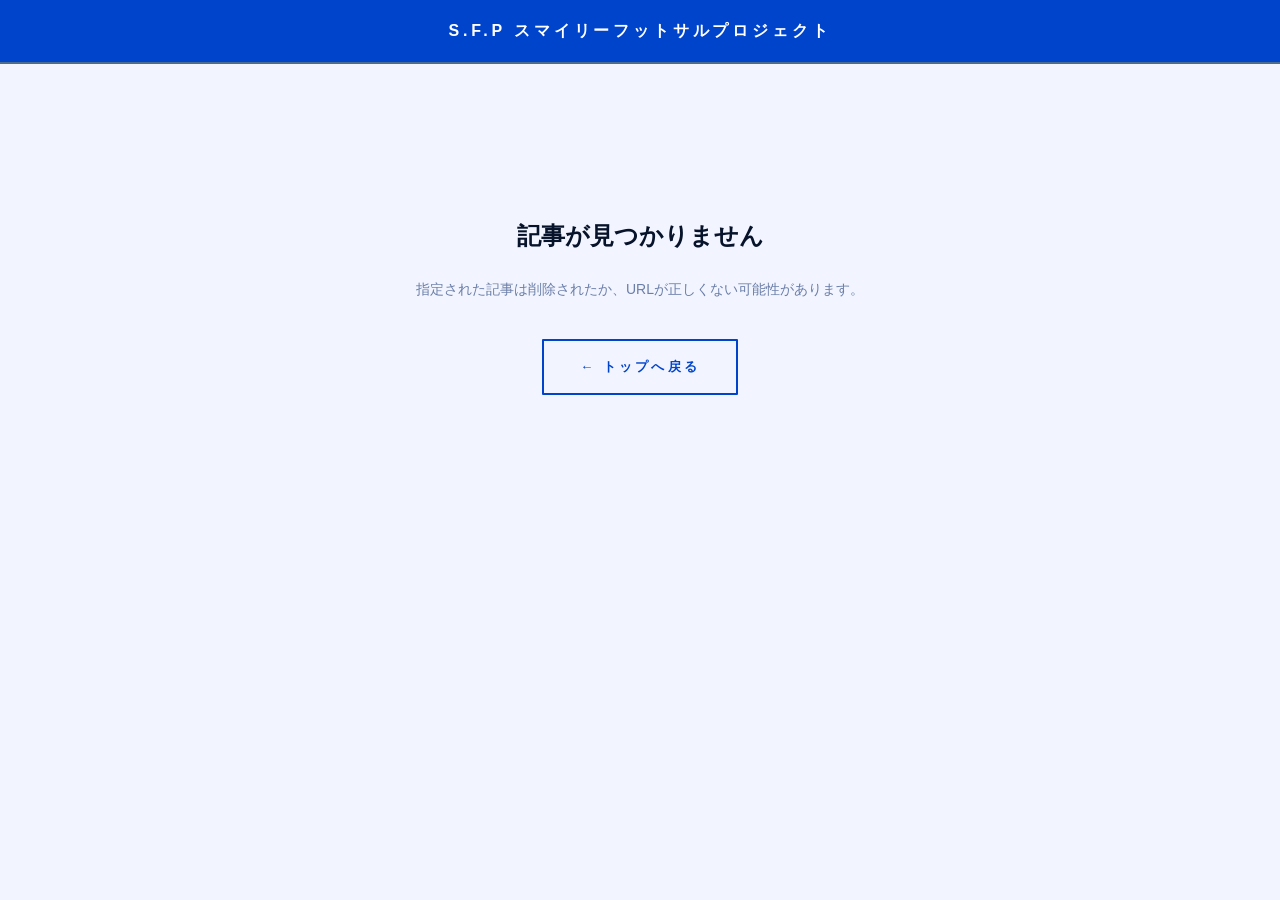
<file: blog/index.html>
<!DOCTYPE html>
<!-- blog/index.html — S.F.P スマイリーフットサルプロジェクト -->
<html lang="ja">
<head>
<meta charset="UTF-8">
<meta name="viewport" content="width=device-width,initial-scale=1,viewport-fit=cover">
<meta name="theme-color" content="#0044CC">
<title>S.F.P スマイリーフットサルプロジェクト ブログ</title>
<meta name="description" content="S.F.P スマイリーフットサルプロジェクト からのお知らせ・最新情報">
<meta http-equiv="content-language" content="ja">
<meta property="og:type" content="article">
<meta property="og:site_name" content="S.F.P スマイリーフットサルプロジェクト">
<meta property="og:locale" content="ja_JP">
<meta property="og:image" content="https://sfp-okinawa.search-mania.net/ogp.png">
<meta name="google-site-verification" content="LZg90oxtbqi0v6An7Fc0uO3ufbqcmW4_Qp9mCI2u6wk" />
<meta name="twitter:card" content="summary_large_image">
<link rel="icon" type="image/svg+xml" href="/favicon.svg">
<style>
*{margin:0;padding:0;box-sizing:border-box}
body{
  background:#F2F5FF;
  color:#07132A;
  font-family:'Noto Sans JP','Hiragino Sans',sans-serif;
  line-height:1.85;
  -webkit-font-smoothing:antialiased;
}
header{
  background:#0044CC;
  padding:16px 20px;
  text-align:center;
  border-bottom:2px solid rgba(245,197,0,.3);
  position:sticky;top:0;z-index:10;
}
header a{
  color:#FFFFFF;
  text-decoration:none;
  font-size:16px;
  letter-spacing:.24em;
  font-family:'Noto Sans JP',sans-serif;
  font-weight:600;
}
.wrap{
  max-width:720px;
  margin:60px auto;
  padding:0 24px 80px;
}
.loading{
  text-align:center;padding:120px 0;
  color:#6B7EA8;font-size:13px;letter-spacing:.2em;
}
.loading::after{
  content:'読 み 込 み 中 …';
  display:block;animation:fade 1.4s ease-in-out infinite;
}
@keyframes fade{0%,100%{opacity:.4}50%{opacity:1}}

.card{
  background:#fff;
  border-radius:2px;
  overflow:hidden;
  box-shadow:0 6px 28px rgba(0,68,204,.1);
  border-bottom:3px solid #0044CC;
}
.card img{
  width:100%;
  display:block;
  max-height:480px;
  object-fit:cover;
}
.card-body{padding:36px 38px 44px}
.card .date{
  font-size:11px;
  color:#6B7EA8;
  letter-spacing:.24em;
  font-family:'Noto Sans JP',sans-serif;
  display:block;
  text-transform:uppercase;
}
.card h1{
  margin:14px 0 28px;
  font-size:22px;
  line-height:1.7;
  font-weight:700;
  color:#07132A;
  letter-spacing:.04em;
}
.card .text{
  font-size:15px;
  line-height:2.05;
  white-space:pre-wrap;
  color:#2A3D6B;
  word-break:break-word;
}

.back-wrap{margin-top:52px;text-align:center}
.back-btn{
  display:inline-block;
  padding:14px 36px;
  border:2px solid #0044CC;
  color:#0044CC;
  text-decoration:none;
  border-radius:1px;
  font-size:13px;
  letter-spacing:.24em;
  font-weight:600;
  transition:all .35s ease;
}
.back-btn:hover{background:#0044CC;color:#fff}

.not-found{
  text-align:center;padding:90px 24px;
}
.not-found h1{font-size:24px;margin-bottom:18px;color:#07132A}
.not-found p{font-size:14px;color:#6B7EA8;margin-bottom:36px;line-height:1.9}

.produced-by{
  text-align:center;
  margin-top:64px;
  font-size:10px;
  letter-spacing:.28em;
  color:rgba(7,19,42,.4);
  text-transform:uppercase;
  font-family:'Noto Sans JP',sans-serif;
}
.produced-by a{color:rgba(0,68,204,.5);text-decoration:none;transition:color .3s ease}
.produced-by a:hover{color:#0044CC}

@media (max-width:600px){
  .wrap{margin:30px auto;padding:0 16px 60px}
  .card-body{padding:26px 22px 32px}
  .card h1{font-size:19px;margin:12px 0 22px}
  .card .text{font-size:14.5px;line-height:1.95}
  header a{font-size:14px;letter-spacing:.18em}
  .back-btn{padding:13px 28px;font-size:12px}
}
</style>
</head>
<body>

<header><a href="https://sfp-okinawa.search-mania.net/">S.F.P スマイリーフットサルプロジェクト</a></header>

<div class="wrap" id="root">
  <div class="loading"></div>
</div>

<script>
const GAS_URL    = 'https://script.google.com/macros/s/AKfycbyu21Op12Ty_Q_F4rZUWonLQ9xefD_O91rmyavRhZJB70GRWGS68_iwMqx-xWAmj-dwYg/exec';
const SITE_URL   = 'https://sfp-okinawa.search-mania.net';
const STORE_NAME = 'S.F.P スマイリーフットサルプロジェクト';

function esc(s) {
  return String(s || '')
    .replace(/&/g,'&amp;').replace(/</g,'&lt;')
    .replace(/>/g,'&gt;').replace(/"/g,'&quot;');
}
function fmtDate(s) {
  if (!s) return '';
  const m = String(s).match(/^(\d{4})-(\d{2})-(\d{2})/);
  return m ? m[1] + '.' + m[2] + '.' + m[3] : String(s);
}
function driveImg(url) {
  if (!url) return '';
  const s = String(url).trim();
  const m1 = s.match(/\/d\/([a-zA-Z0-9_-]+)/);
  if (m1) return 'https://lh3.googleusercontent.com/d/' + m1[1] + '=w1200';
  const m2 = s.match(/lh3\.googleusercontent\.com\/d\/([a-zA-Z0-9_-]+)/);
  if (m2) return 'https://lh3.googleusercontent.com/d/' + m2[1] + '=w1200';
  if (s.indexOf('drive.google.com/thumbnail') !== -1) {
    const idM = s.match(/[?&]id=([a-zA-Z0-9_-]+)/);
    if (idM) return 'https://lh3.googleusercontent.com/d/' + idM[1] + '=w1200';
  }
  return s;
}
function getSlug() {
  const params = new URLSearchParams(location.search);
  if (params.get('post')) return params.get('post');
  const m = location.pathname.match(/\/blog\/([^\/]+)\/?$/);
  return m ? m[1] : '';
}
function findBySlug(items, slug) {
  if (!Array.isArray(items) || !slug) return null;
  return items.find(function(b) {
    if (!b || !b.url) return false;
    return b.url.indexOf('/blog/' + slug + '/') !== -1
        || b.url.indexOf('/blog/' + slug) !== -1;
  }) || null;
}
function updateMeta(title, desc, imgUrl) {
  document.title = title + ' | ' + STORE_NAME;
  const m1 = document.querySelector('meta[name="description"]');
  if (m1) m1.setAttribute('content', desc);
  function upsertMeta(attrName, attrValue, contentValue) {
    let el = document.querySelector('meta[' + attrName + '="' + attrValue + '"]');
    if (!el) { el = document.createElement('meta'); el.setAttribute(attrName, attrValue); document.head.appendChild(el); }
    el.setAttribute('content', contentValue);
  }
  upsertMeta('property','og:title',title);
  upsertMeta('property','og:description',desc);
  upsertMeta('property','og:url',SITE_URL + location.pathname + location.search);
  upsertMeta('name','twitter:title',title);
  upsertMeta('name','twitter:description',desc);
  if (imgUrl) { upsertMeta('property','og:image',imgUrl); upsertMeta('name','twitter:image',imgUrl); }
  let canonical = document.querySelector('link[rel="canonical"]');
  if (!canonical) { canonical = document.createElement('link'); canonical.setAttribute('rel','canonical'); document.head.appendChild(canonical); }
  canonical.setAttribute('href', SITE_URL + location.pathname + location.search);
}
function render(item) {
  const root = document.getElementById('root');
  if (!item) {
    root.innerHTML = '<div class="not-found"><h1>記事が見つかりません</h1><p>指定された記事は削除されたか、URLが正しくない可能性があります。</p><a class="back-btn" href="' + esc(SITE_URL) + '/">← トップへ戻る</a></div>';
    document.title = '記事が見つかりません | ' + STORE_NAME;
    return;
  }
  const imgUrl = driveImg(item.image);
  let title = (item.title || '').trim();
  if (!title && item.body) title = String(item.body).split(/[。\n]/)[0].trim();
  if (!title && item.date) title = fmtDate(item.date) + ' の投稿';
  const desc = (item.body || title).slice(0, 120);
  updateMeta(title, desc, imgUrl);
  // BlogPosting structured data (per-article SEO)
  (function() {
    var existing = document.getElementById('blog-jsonld');
    if (existing) existing.remove();
    var sd = document.createElement('script');
    sd.id = 'blog-jsonld'; sd.type = 'application/ld+json';
    sd.textContent = JSON.stringify({
      '@context': 'https://schema.org', '@type': 'BlogPosting',
      'headline': title, 'description': desc,
      'datePublished': item.date || '', 'image': imgUrl || '',
      'url': SITE_URL + location.pathname + location.search,
      'publisher': { '@type': 'Organization', 'name': STORE_NAME, 'url': SITE_URL }
    });
    document.head.appendChild(sd);
  })();
  
  root.innerHTML =
    '<article class="card">' +
      (imgUrl ? '<img src="' + esc(imgUrl) + '" alt="' + esc(title) + '" loading="eager">' : '') +
      '<div class="card-body">' +
        (item.date ? '<span class="date">' + esc(fmtDate(item.date)) + '</span>' : '') +
        (item.title && item.title.trim() ? '<h1>' + esc(item.title) + '</h1>' : '') +
        '<p class="text">' + esc(item.body || '') + '</p>' +
      '</div>' +
    '</article>' +
    '<div class="back-wrap"><a class="back-btn" href="' + esc(SITE_URL) + '/">← トップへ戻る</a></div>' +
    '<div class="produced-by">Produced by <a href="https://search-mania.net/" target="_blank" rel="noopener noreferrer">SearchMania Inc.</a></div>';
}
(function init() {
  const slug = getSlug();
  if (!slug) { render(null); return; }
  if (!GAS_URL || GAS_URL.indexOf('ここに') !== -1) { render(null); return; }
  fetch(GAS_URL + (GAS_URL.indexOf('?') >= 0 ? '&' : '?') + 'blog_all=1')
    .then(function(r) { return r.json(); })
    .then(function(data) { render(findBySlug(data && data.blog, slug)); })
    .catch(function() {
      fetch(GAS_URL).then(function(r) { return r.json(); })
        .then(function(data) { render(findBySlug(data && data.blog, slug)); })
        .catch(function() { render(null); });
    });
})();
</script>
</body>
</html>
</file>
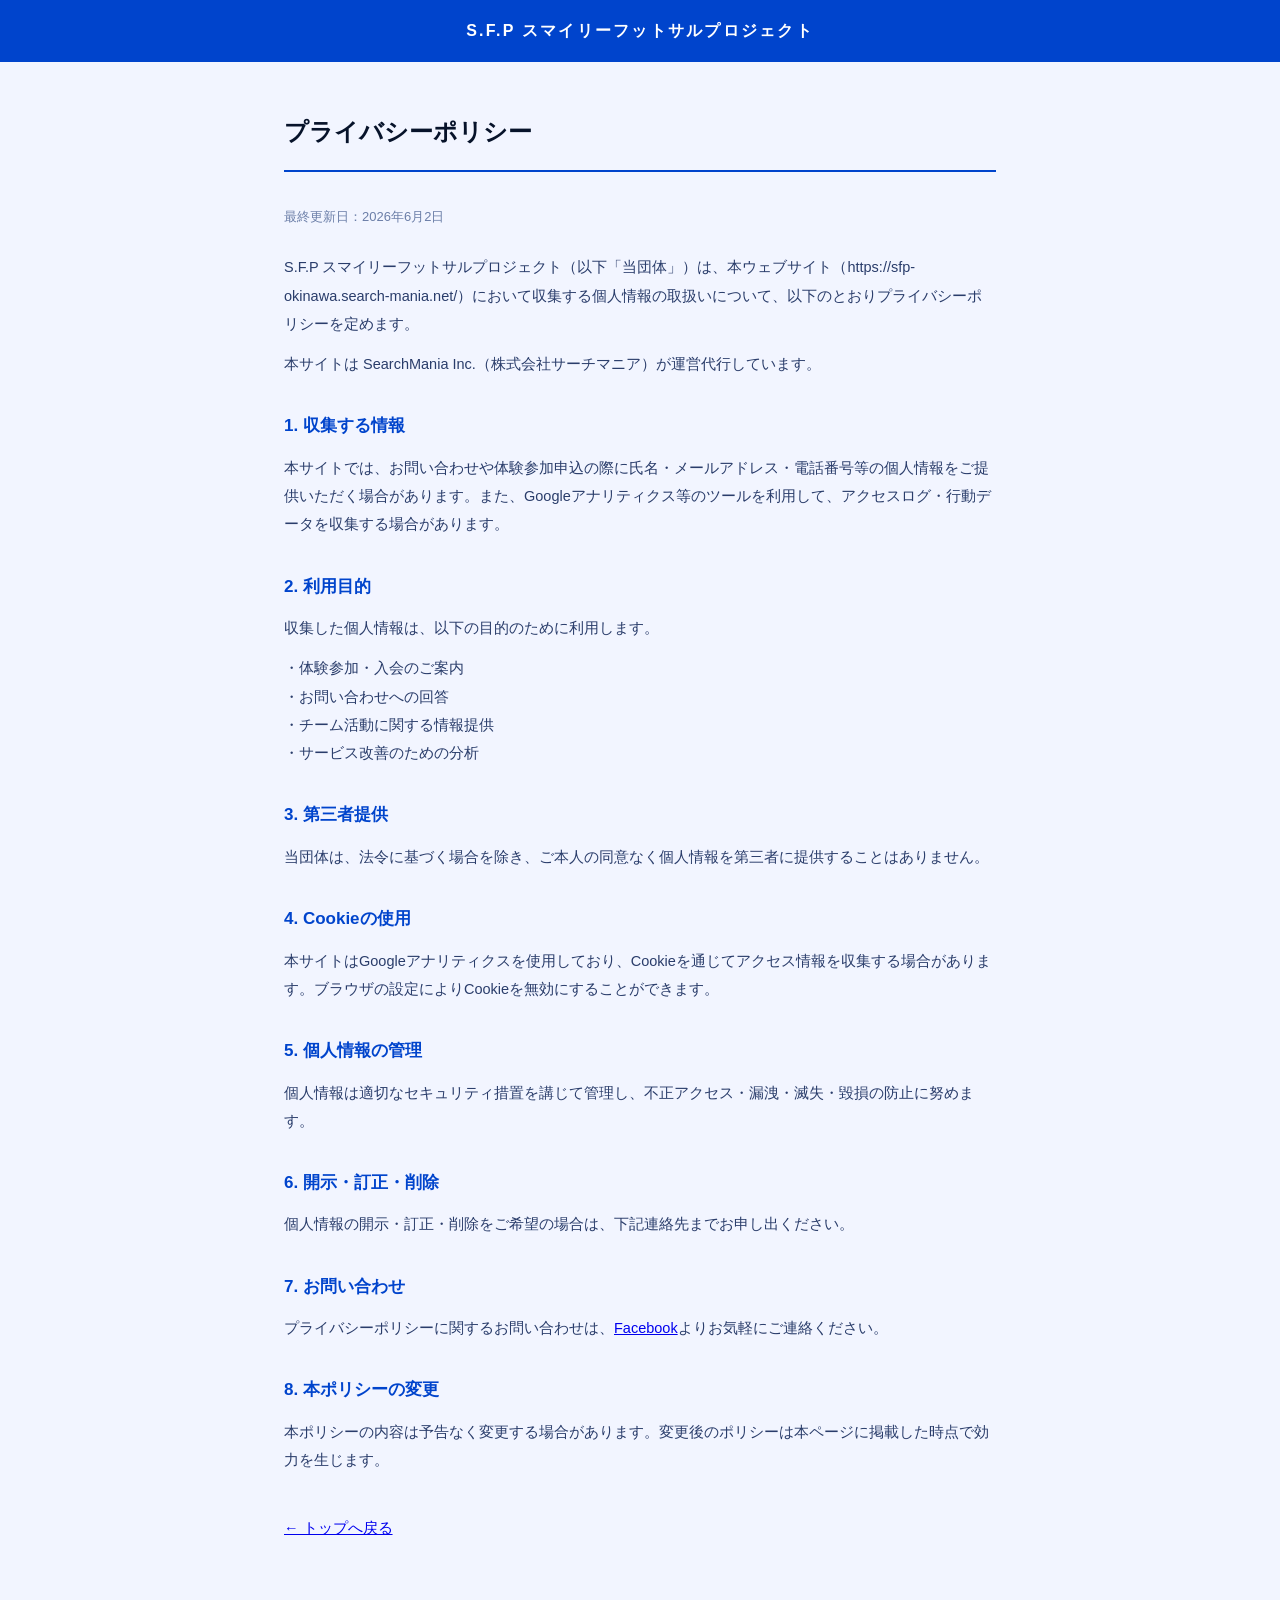
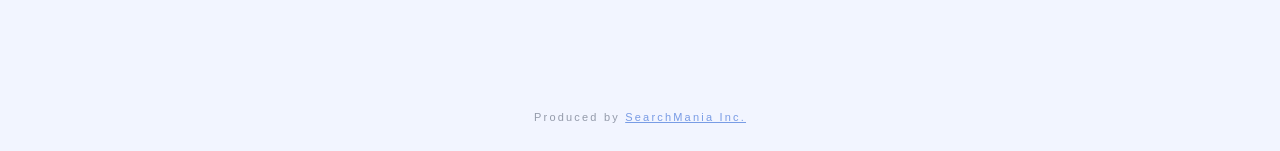
<file: privacy-policy.html>
<!DOCTYPE html>
<html lang="ja">
<head>
<meta charset="UTF-8">
<meta name="viewport" content="width=device-width,initial-scale=1">
<title>プライバシーポリシー | S.F.P スマイリーフットサルプロジェクト</title>
<meta name="robots" content="noindex">
<style>
  *{margin:0;padding:0;box-sizing:border-box}
  body{font-family:'Noto Sans JP','Hiragino Sans',sans-serif;color:#07132A;background:#F2F5FF;line-height:1.85;}
  header{background:#0044CC;padding:16px 20px;text-align:center;}
  header a{color:#fff;text-decoration:none;font-size:16px;font-weight:600;letter-spacing:.14em;}
  .wrap{max-width:760px;margin:48px auto;padding:0 24px 80px;}
  h1{font-size:24px;font-weight:700;color:#07132A;margin-bottom:32px;padding-bottom:16px;border-bottom:2px solid #0044CC;}
  h2{font-size:17px;font-weight:700;color:#0044CC;margin:32px 0 12px;}
  p{font-size:14.5px;line-height:1.95;color:#2A3D6B;margin-bottom:12px;}
  .update{font-size:13px;color:#6B7EA8;margin-bottom:24px;}
  footer{text-align:center;padding:24px;font-size:11px;color:rgba(7,19,42,.4);letter-spacing:.2em;}
  footer a{color:rgba(0,68,204,.5);}
</style>
</head>
<body>
<header><a href="/">S.F.P スマイリーフットサルプロジェクト</a></header>
<div class="wrap">
  <h1>プライバシーポリシー</h1>
  <p class="update">最終更新日：2026年6月2日</p>

  <p>S.F.P スマイリーフットサルプロジェクト（以下「当団体」）は、本ウェブサイト（https://sfp-okinawa.search-mania.net/）において収集する個人情報の取扱いについて、以下のとおりプライバシーポリシーを定めます。</p>
  <p>本サイトは SearchMania Inc.（株式会社サーチマニア）が運営代行しています。</p>

  <h2>1. 収集する情報</h2>
  <p>本サイトでは、お問い合わせや体験参加申込の際に氏名・メールアドレス・電話番号等の個人情報をご提供いただく場合があります。また、Googleアナリティクス等のツールを利用して、アクセスログ・行動データを収集する場合があります。</p>

  <h2>2. 利用目的</h2>
  <p>収集した個人情報は、以下の目的のために利用します。</p>
  <p>・体験参加・入会のご案内<br>・お問い合わせへの回答<br>・チーム活動に関する情報提供<br>・サービス改善のための分析</p>

  <h2>3. 第三者提供</h2>
  <p>当団体は、法令に基づく場合を除き、ご本人の同意なく個人情報を第三者に提供することはありません。</p>

  <h2>4. Cookieの使用</h2>
  <p>本サイトはGoogleアナリティクスを使用しており、Cookieを通じてアクセス情報を収集する場合があります。ブラウザの設定によりCookieを無効にすることができます。</p>

  <h2>5. 個人情報の管理</h2>
  <p>個人情報は適切なセキュリティ措置を講じて管理し、不正アクセス・漏洩・滅失・毀損の防止に努めます。</p>

  <h2>6. 開示・訂正・削除</h2>
  <p>個人情報の開示・訂正・削除をご希望の場合は、下記連絡先までお申し出ください。</p>

  <h2>7. お問い合わせ</h2>
  <p>プライバシーポリシーに関するお問い合わせは、<a href="https://ja-jp.facebook.com/smilefutsal/" target="_blank" rel="noopener">Facebook</a>よりお気軽にご連絡ください。</p>

  <h2>8. 本ポリシーの変更</h2>
  <p>本ポリシーの内容は予告なく変更する場合があります。変更後のポリシーは本ページに掲載した時点で効力を生じます。</p>

  <p style="margin-top:40px;"><a href="/">← トップへ戻る</a></p>
</div>
<footer>Produced by <a href="https://search-mania.net/" target="_blank" rel="noopener">SearchMania Inc.</a></footer>
</body>
</html>
</file>
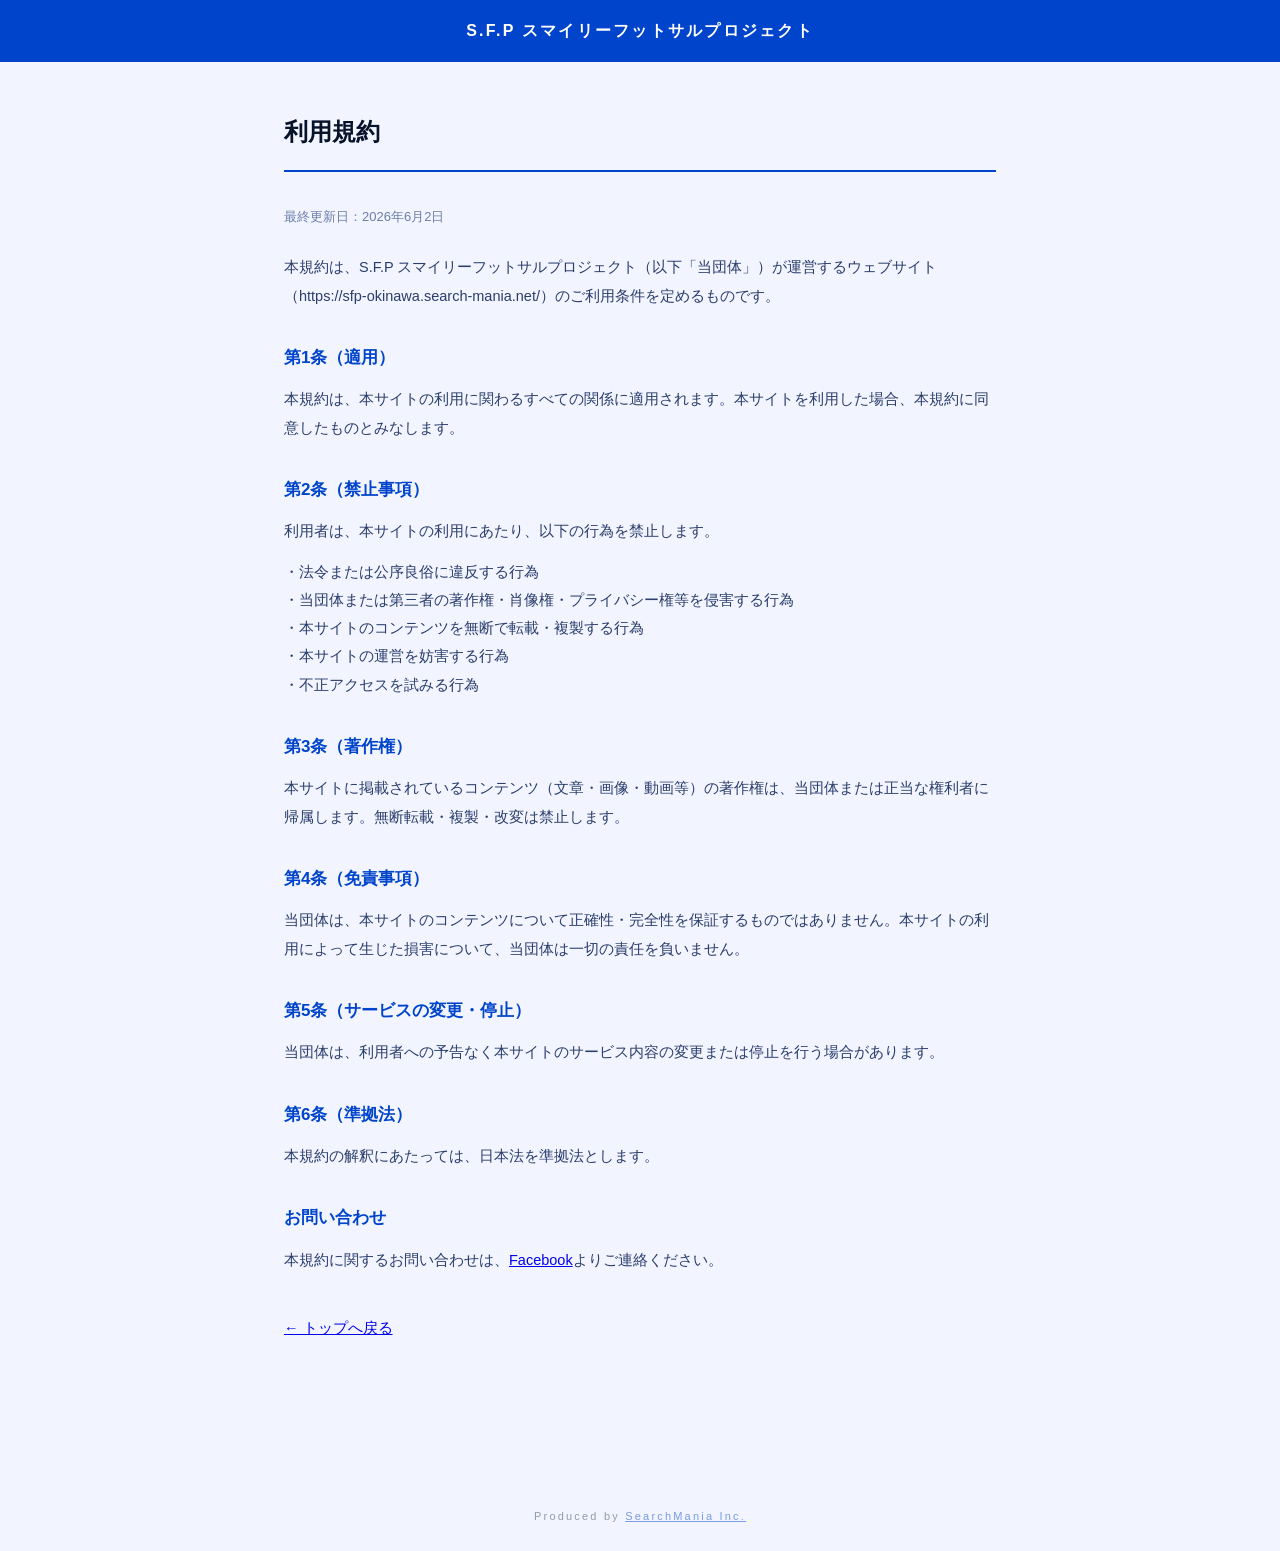
<file: terms.html>
<!DOCTYPE html>
<html lang="ja">
<head>
<meta charset="UTF-8">
<meta name="viewport" content="width=device-width,initial-scale=1">
<title>利用規約 | S.F.P スマイリーフットサルプロジェクト</title>
<meta name="robots" content="noindex">
<style>
  *{margin:0;padding:0;box-sizing:border-box}
  body{font-family:'Noto Sans JP','Hiragino Sans',sans-serif;color:#07132A;background:#F2F5FF;line-height:1.85;}
  header{background:#0044CC;padding:16px 20px;text-align:center;}
  header a{color:#fff;text-decoration:none;font-size:16px;font-weight:600;letter-spacing:.14em;}
  .wrap{max-width:760px;margin:48px auto;padding:0 24px 80px;}
  h1{font-size:24px;font-weight:700;color:#07132A;margin-bottom:32px;padding-bottom:16px;border-bottom:2px solid #0044CC;}
  h2{font-size:17px;font-weight:700;color:#0044CC;margin:32px 0 12px;}
  p{font-size:14.5px;line-height:1.95;color:#2A3D6B;margin-bottom:12px;}
  .update{font-size:13px;color:#6B7EA8;margin-bottom:24px;}
  footer{text-align:center;padding:24px;font-size:11px;color:rgba(7,19,42,.4);letter-spacing:.2em;}
  footer a{color:rgba(0,68,204,.5);}
</style>
</head>
<body>
<header><a href="/">S.F.P スマイリーフットサルプロジェクト</a></header>
<div class="wrap">
  <h1>利用規約</h1>
  <p class="update">最終更新日：2026年6月2日</p>

  <p>本規約は、S.F.P スマイリーフットサルプロジェクト（以下「当団体」）が運営するウェブサイト（https://sfp-okinawa.search-mania.net/）のご利用条件を定めるものです。</p>

  <h2>第1条（適用）</h2>
  <p>本規約は、本サイトの利用に関わるすべての関係に適用されます。本サイトを利用した場合、本規約に同意したものとみなします。</p>

  <h2>第2条（禁止事項）</h2>
  <p>利用者は、本サイトの利用にあたり、以下の行為を禁止します。</p>
  <p>・法令または公序良俗に違反する行為<br>・当団体または第三者の著作権・肖像権・プライバシー権等を侵害する行為<br>・本サイトのコンテンツを無断で転載・複製する行為<br>・本サイトの運営を妨害する行為<br>・不正アクセスを試みる行為</p>

  <h2>第3条（著作権）</h2>
  <p>本サイトに掲載されているコンテンツ（文章・画像・動画等）の著作権は、当団体または正当な権利者に帰属します。無断転載・複製・改変は禁止します。</p>

  <h2>第4条（免責事項）</h2>
  <p>当団体は、本サイトのコンテンツについて正確性・完全性を保証するものではありません。本サイトの利用によって生じた損害について、当団体は一切の責任を負いません。</p>

  <h2>第5条（サービスの変更・停止）</h2>
  <p>当団体は、利用者への予告なく本サイトのサービス内容の変更または停止を行う場合があります。</p>

  <h2>第6条（準拠法）</h2>
  <p>本規約の解釈にあたっては、日本法を準拠法とします。</p>

  <h2>お問い合わせ</h2>
  <p>本規約に関するお問い合わせは、<a href="https://ja-jp.facebook.com/smilefutsal/" target="_blank" rel="noopener">Facebook</a>よりご連絡ください。</p>

  <p style="margin-top:40px;"><a href="/">← トップへ戻る</a></p>
</div>
<footer>Produced by <a href="https://search-mania.net/" target="_blank" rel="noopener">SearchMania Inc.</a></footer>
</body>
</html>
</file>
<file: shared.css>
/* ============================================================
   shared.css — S.F.P スマイリーフットサルプロジェクト
   Split-panel dark design | High-impact edition
   ============================================================ */

/* ── Reset & Base ── */
*, *::before, *::after { margin: 0; padding: 0; box-sizing: border-box; }

:root {
  --black:      #000D3A;
  --bg-dark:    #002080;
  --bg-dark2:   #0030AA;
  --gold:       #F5C500;
  --gold-dim:   rgba(245,197,0,.15);
  --gold-glow:  rgba(245,197,0,.4);
  --gold-glow2: rgba(245,197,0,.15);
  --blue:       #0044CC;
  --white:      #FFFFFF;
  --text:       rgba(255,255,255,.82);
  --text-muted: rgba(255,255,255,.45);
  --border:     rgba(255,255,255,.1);
  --ease:       cubic-bezier(.4,0,.2,1);
  --ease-spring: cubic-bezier(.34,1.56,.64,1);
}

html { scroll-behavior: smooth; }

body {
  font-family: 'Noto Sans JP', 'Hiragino Sans', sans-serif;
  background: var(--bg-dark);
  color: var(--text);
  line-height: 1.8;
  -webkit-font-smoothing: antialiased;
  overflow-x: hidden;
}

a { color: inherit; text-decoration: none; }
img { display: block; max-width: 100%; }
button { cursor: pointer; }

/* ── Utilities ── */
.gold-text { color: var(--gold); }
.gold      { color: var(--gold); }

.eyebrow {
  display: inline-flex;
  align-items: center;
  gap: 10px;
  font-size: 10px;
  letter-spacing: .45em;
  text-transform: uppercase;
  color: var(--gold);
  margin-bottom: 16px;
  font-family: 'Oswald', sans-serif;
}
.eyebrow::before {
  content: '';
  display: block;
  width: 28px;
  height: 1px;
  background: var(--gold);
  flex-shrink: 0;
}

/* ════════════════════
   BUTTONS — High Impact
   ════════════════════ */

.btn {
  display: inline-flex;
  align-items: center;
  justify-content: center;
  padding: 14px 30px;
  font-size: 11px;
  letter-spacing: .32em;
  font-weight: 700;
  text-decoration: none;
  font-family: 'Oswald', sans-serif;
  text-transform: uppercase;
  position: relative;
  overflow: hidden;
  transition: transform .35s var(--ease), box-shadow .35s var(--ease), background .3s;
  white-space: nowrap;
  cursor: pointer;
}

/* Gold solid button — angular notch + light sweep */
.btn-gold {
  background: var(--gold);
  color: #000;
  clip-path: polygon(0 0, calc(100% - 14px) 0, 100% 14px, 100% 100%, 14px 100%, 0 calc(100% - 14px));
  box-shadow: 5px 5px 0 rgba(245,197,0,.25);
}
.btn-gold::before {
  content: '';
  position: absolute;
  inset: 0;
  background: linear-gradient(105deg, transparent 20%, rgba(255,255,255,.65) 50%, transparent 80%);
  transform: translateX(-160%) skewX(-18deg);
  transition: transform .55s ease;
  pointer-events: none;
}
.btn-gold:hover {
  background: #ffdc00;
  transform: translate(-3px, -3px);
  box-shadow: 7px 7px 0 rgba(245,197,0,.35), 0 0 32px rgba(245,197,0,.35), 0 0 80px rgba(245,197,0,.12);
}
.btn-gold:hover::before {
  transform: translateX(160%) skewX(-18deg);
}
.btn-gold:active { transform: translate(-1px,-1px); box-shadow: 3px 3px 0 rgba(245,197,0,.3); }

/* Ghost button — corner brackets that grow */
.btn-ghost {
  background: transparent;
  color: rgba(255,255,255,.8);
  padding: 14px 30px;
}
/* thin base border */
.btn-ghost::before {
  content: '';
  position: absolute;
  inset: 0;
  border: 1px solid rgba(255,255,255,.2);
  transition: border-color .3s;
  pointer-events: none;
}
/* gold corner brackets */
.btn-ghost::after {
  content: '';
  position: absolute;
  inset: -1px;
  pointer-events: none;
  background:
    linear-gradient(var(--gold), var(--gold)) top    left  / 16px 1.5px no-repeat,
    linear-gradient(var(--gold), var(--gold)) top    left  / 1.5px 16px no-repeat,
    linear-gradient(var(--gold), var(--gold)) top    right / 16px 1.5px no-repeat,
    linear-gradient(var(--gold), var(--gold)) top    right / 1.5px 16px no-repeat,
    linear-gradient(var(--gold), var(--gold)) bottom left  / 16px 1.5px no-repeat,
    linear-gradient(var(--gold), var(--gold)) bottom left  / 1.5px 16px no-repeat,
    linear-gradient(var(--gold), var(--gold)) bottom right / 16px 1.5px no-repeat,
    linear-gradient(var(--gold), var(--gold)) bottom right / 1.5px 16px no-repeat;
  transition: background-size .35s var(--ease);
}
.btn-ghost:hover {
  color: #fff;
  transform: translateY(-2px);
}
.btn-ghost:hover::before { border-color: rgba(255,255,255,.05); }
.btn-ghost:hover::after {
  background:
    linear-gradient(var(--gold), var(--gold)) top    left  / 48% 1.5px no-repeat,
    linear-gradient(var(--gold), var(--gold)) top    left  / 1.5px 48% no-repeat,
    linear-gradient(var(--gold), var(--gold)) top    right / 48% 1.5px no-repeat,
    linear-gradient(var(--gold), var(--gold)) top    right / 1.5px 48% no-repeat,
    linear-gradient(var(--gold), var(--gold)) bottom left  / 48% 1.5px no-repeat,
    linear-gradient(var(--gold), var(--gold)) bottom left  / 1.5px 48% no-repeat,
    linear-gradient(var(--gold), var(--gold)) bottom right / 48% 1.5px no-repeat,
    linear-gradient(var(--gold), var(--gold)) bottom right / 1.5px 48% no-repeat;
}

.btn-cta { padding: 18px 40px; font-size: 13px; }

/* ════════════════════
   KEYFRAMES — Intense
   ════════════════════ */

@keyframes logo-breathe {
  0%,100% {
    filter: drop-shadow(0 0 6px rgba(0,68,204,.35)) drop-shadow(0 0 2px rgba(245,197,0,.1));
    opacity: .82;
  }
  50% {
    filter: drop-shadow(0 0 44px rgba(0,68,204,.95)) drop-shadow(0 0 18px rgba(245,197,0,.5)) drop-shadow(0 0 64px rgba(0,68,204,.35));
    opacity: 1;
  }
}

@keyframes mouse-scroll {
  0%   { transform: translateY(0); opacity: 1; }
  65%  { transform: translateY(15px); opacity: 0; }
  66%  { transform: translateY(0); opacity: 0; }
  100% { opacity: 1; }
}
@keyframes mouse-glow {
  0%,100% { border-color: rgba(255,255,255,.2); box-shadow: none; }
  50%     { border-color: rgba(255,255,255,.5); box-shadow: 0 0 10px rgba(0,68,204,.4), 0 0 3px rgba(245,197,0,.2); }
}

@keyframes title-shimmer {
  0%,100% { background-position: -350% center; }
  45%     { background-position: 350% center; }
}

@keyframes vline-in {
  from { opacity: 0; transform: translateY(50px); filter: blur(6px); }
  to   { opacity: 1; transform: translateY(0);    filter: blur(0); }
}

@keyframes orb-float {
  0%,100% { transform: translate(-50%,-50%) scale(1)   rotate(0deg); }
  33%     { transform: translate(-50%,-50%) scale(1.18) rotate(5deg); }
  66%     { transform: translate(-50%,-50%) scale(.9)  rotate(-4deg); }
}

@keyframes gold-pulse {
  0%,100% { box-shadow: 0 0 0 0 rgba(245,197,0,.5); }
  50%     { box-shadow: 0 0 0 8px rgba(245,197,0,0); }
}

@keyframes badge-glow {
  0%,100% { box-shadow: 0 0 6px rgba(245,197,0,.4); }
  50%     { box-shadow: 0 0 18px rgba(245,197,0,.9), 0 0 32px rgba(245,197,0,.3); }
}

@keyframes scan-line {
  0%   { transform: translateY(-100%); opacity: 0; }
  5%   { opacity: 1; }
  95%  { opacity: 1; }
  100% { transform: translateY(100vh); opacity: 0; }
}

@keyframes float {
  0%,100% { transform: translateY(0)    rotate(0deg); }
  50%     { transform: translateY(-10px) rotate(2deg); }
}

@keyframes border-draw {
  0%   { clip-path: inset(0 100% 100% 0); }
  25%  { clip-path: inset(0 0    100% 0); }
  50%  { clip-path: inset(0 0    0    0); }
  100% { clip-path: inset(0 0    0    0); }
}

@keyframes section-enter {
  from { opacity: 0; transform: translateY(60px); filter: blur(8px); }
  to   { opacity: 1; transform: translateY(0);    filter: blur(0); }
}

@keyframes line-grow {
  from { transform: scaleX(0); transform-origin: left; }
  to   { transform: scaleX(1); transform-origin: left; }
}

@keyframes fade-up {
  from { opacity: 0; transform: translateY(24px); }
  to   { opacity: 1; transform: translateY(0); }
}

@keyframes lp-gradient-shift {
  0%,100% { background-position: 0% 50%; }
  50%     { background-position: 100% 50%; }
}

/* ════════════════════
   SIDE NAVIGATION
   ════════════════════ */

.side-nav {
  position: fixed;
  right: 28px;
  top: 50%;
  transform: translateY(-50%);
  z-index: 200;
  display: flex;
  flex-direction: column;
  gap: 12px;
  align-items: flex-end;
}
.sn-item {
  display: flex;
  align-items: center;
  gap: 10px;
  background: none;
  border: none;
  cursor: pointer;
  padding: 3px 0;
  color: inherit;
}
.sn-label {
  font-size: 9px;
  letter-spacing: .22em;
  text-transform: uppercase;
  color: rgba(255,255,255,.4);
  opacity: 0;
  transition: opacity .3s var(--ease), color .3s var(--ease);
  font-family: 'Oswald', sans-serif;
}
.sn-line {
  display: block;
  width: 20px;
  height: 1.5px;
  background: rgba(255,255,255,.22);
  transition: width .35s var(--ease-spring), background .3s var(--ease), box-shadow .3s;
  flex-shrink: 0;
}
.sn-item.active .sn-label { opacity: 1; color: rgba(255,255,255,.9); }
.sn-item.active .sn-line  { width: 44px; background: var(--gold); box-shadow: 0 0 8px var(--gold-glow); }
.sn-item:hover .sn-label  { opacity: 1; }
.sn-item:hover .sn-line   { width: 32px; background: rgba(255,255,255,.7); }

/* ════════════════════
   LEFT PANEL
   ════════════════════ */

.lpanel {
  position: fixed;
  left: 0; top: 0;
  width: 48vw;
  height: 100vh;
  background: var(--black);
  z-index: 100;
  overflow: hidden;
  display: flex;
  flex-direction: column;
}

/* Scan line effect */
.lpanel::after {
  content: '';
  position: absolute;
  left: 0; top: 0;
  width: 100%;
  height: 60px;
  background: linear-gradient(to bottom, transparent, rgba(245,197,0,.03), transparent);
  z-index: 2;
  pointer-events: none;
  animation: scan-line 8s ease-in-out infinite;
}

.hero-canvas {
  position: absolute;
  inset: 0;
  width: 100%;
  height: 100%;
  z-index: 0;
}

/* Ambient glow orbs */
.lpanel::before {
  content: '';
  position: absolute;
  bottom: -80px; left: -80px;
  width: 360px; height: 360px;
  border-radius: 50%;
  background: radial-gradient(circle, rgba(61,139,255,.35) 0%, transparent 70%);
  z-index: 1;
  pointer-events: none;
  animation: float 7s ease-in-out infinite;
}

.lp-inner {
  position: relative;
  z-index: 3;
  flex: 1;
  display: flex;
  flex-direction: column;
  padding: 44px 52px;
}

/* Brand row */
.lp-brand {
  display: flex;
  align-items: center;
  gap: 14px;
}
.lp-brand-logo {
  height: 38px;
  object-fit: contain;
  filter: drop-shadow(0 0 10px var(--gold-glow));
}
.lp-brand-text {
  display: flex;
  flex-direction: column;
  gap: 2px;
}
.lp-brand-ja {
  font-size: 10px;
  letter-spacing: .2em;
  color: rgba(255,255,255,.55);
}
.lp-brand-en {
  font-size: 9px;
  letter-spacing: .35em;
  text-transform: uppercase;
  color: rgba(255,255,255,.35);
  font-family: 'Oswald', sans-serif;
}

/* Center block */
.lp-mid {
  flex: 1;
  display: flex;
  flex-direction: column;
  justify-content: center;
  padding: 24px 0;
}
.lp-sfp {
  font-family: 'Oswald', sans-serif;
  font-size: clamp(64px, 9vw, 120px);
  font-weight: 700;
  color: #fff;
  letter-spacing: .04em;
  line-height: .9;
  margin-bottom: 20px;
  text-shadow: 0 0 80px rgba(0,68,204,.3);
}
.lp-logo-large {
  width: clamp(80px, 10vw, 140px);
  animation: logo-breathe 3.5s ease-in-out infinite;
  margin-bottom: 24px;
}
.lp-sub {
  display: flex;
  flex-direction: column;
  gap: 6px;
}
.lp-sub1 {
  font-family: 'Oswald', sans-serif;
  font-size: clamp(11px, 1.1vw, 14px);
  letter-spacing: .3em;
  text-transform: uppercase;
  color: rgba(255,255,255,.55);
}
.lp-sub2 {
  font-size: clamp(10px, 1vw, 12px);
  letter-spacing: .1em;
  color: rgba(255,255,255,.35);
}

/* Badges */
.lp-badges {
  display: flex;
  gap: 10px;
  flex-wrap: wrap;
  margin-bottom: 24px;
}
.lp-badge {
  font-size: 10px;
  letter-spacing: .18em;
  padding: 5px 12px;
  font-weight: 700;
}
.lp-badge-gold {
  background: var(--gold);
  color: #000;
  animation: badge-glow 2.8s ease-in-out infinite;
}
.lp-badge-out {
  border: 1px solid rgba(255,255,255,.28);
  color: rgba(255,255,255,.55);
}

/* Actions */
.lp-actions { display: flex; flex-direction: column; gap: 12px; }

.lp-cta-btn {
  display: inline-flex;
  align-items: center;
  justify-content: center;
  background: var(--gold);
  color: #000;
  font-family: 'Oswald', sans-serif;
  font-weight: 700;
  font-size: 12px;
  letter-spacing: .28em;
  text-transform: uppercase;
  padding: 14px 24px;
  clip-path: polygon(0 0, calc(100% - 10px) 0, 100% 10px, 100% 100%, 10px 100%, 0 calc(100% - 10px));
  position: relative;
  overflow: hidden;
  transition: all .35s var(--ease);
  align-self: flex-start;
}
.lp-cta-btn::before {
  content: '';
  position: absolute;
  inset: 0;
  background: linear-gradient(105deg, transparent 20%, rgba(255,255,255,.6) 50%, transparent 80%);
  transform: translateX(-150%) skewX(-18deg);
  transition: transform .5s ease;
}
.lp-cta-btn:hover {
  background: #ffdc00;
  box-shadow: 5px 5px 24px rgba(245,197,0,.5);
  transform: translate(-2px,-2px);
}
.lp-cta-btn:hover::before { transform: translateX(150%) skewX(-18deg); }

.lp-news-link {
  font-size: 11px;
  letter-spacing: .2em;
  color: rgba(255,255,255,.38);
  transition: color .3s;
}
.lp-news-link:hover { color: var(--gold); }

/* Scroll indicator */
.lp-scroll {
  position: relative;
  z-index: 3;
  display: flex;
  flex-direction: column;
  align-items: center;
  gap: 10px;
  padding-bottom: 32px;
}
.lp-scroll-mouse {
  width: 22px;
  height: 36px;
  border: 1.5px solid rgba(255,255,255,.3);
  border-radius: 11px;
  display: flex;
  justify-content: center;
  padding-top: 6px;
  animation: mouse-glow 2.8s ease-in-out infinite;
}
.lp-scroll-wheel {
  width: 3px;
  height: 7px;
  background: var(--gold);
  border-radius: 2px;
  box-shadow: 0 0 8px var(--gold-glow);
  animation: mouse-scroll 2s ease-in-out infinite;
}
.lp-scroll-text {
  font-family: 'Oswald', sans-serif;
  font-size: 8px;
  letter-spacing: .52em;
  text-indent: .52em;
  color: rgba(255,255,255,.2);
  text-transform: uppercase;
}

/* ════════════════════
   MOBILE NAV
   ════════════════════ */

.mnav {
  display: none;
  position: fixed;
  top: 0; left: 0; right: 0;
  z-index: 300;
  background: rgba(0,10,50,.95);
  backdrop-filter: blur(16px);
  -webkit-backdrop-filter: blur(16px);
  padding: 12px 20px;
  align-items: center;
  justify-content: space-between;
  border-bottom: 1px solid rgba(255,255,255,.07);
  transition: box-shadow .3s;
}
.mnav.scrolled { box-shadow: 0 2px 24px rgba(0,0,0,.5); }
.mnav-brand { display: flex; align-items: center; gap: 10px; }
.mnav-logo { height: 28px; filter: drop-shadow(0 0 6px var(--gold-glow)); }
.mnav-name {
  font-family: 'Oswald', sans-serif;
  font-size: 15px;
  font-weight: 700;
  letter-spacing: .12em;
  color: #fff;
}
.mnav-cta {
  background: var(--gold);
  color: #000;
  font-family: 'Oswald', sans-serif;
  font-size: 10px;
  font-weight: 700;
  letter-spacing: .22em;
  text-transform: uppercase;
  padding: 8px 16px;
  clip-path: polygon(0 0, calc(100% - 8px) 0, 100% 8px, 100% 100%, 8px 100%, 0 calc(100% - 8px));
}

/* ════════════════════
   RIGHT PANEL — Design
   ════════════════════ */

.rpanel {
  margin-left: 48vw;
  min-height: 100vh;
  position: relative;
}

/* Right panel ambient background canvas */
.rp-bg-canvas {
  position: fixed;
  left: 48vw; top: 0;
  width: calc(52vw); height: 100vh;
  z-index: 0;
  pointer-events: none;
  display: block;
}

/* Gold left-edge divider */
.rpanel::before {
  content: '';
  position: fixed;
  left: 48vw;
  top: 0;
  width: 2px;
  height: 100vh;
  background: linear-gradient(
    to bottom,
    transparent 0%,
    rgba(245,197,0,.6) 20%,
    rgba(245,197,0,.9) 50%,
    rgba(245,197,0,.6) 80%,
    transparent 100%
  );
  z-index: 150;
  pointer-events: none;
  box-shadow: 0 0 12px rgba(245,197,0,.3), -2px 0 20px rgba(245,197,0,.1);
}

.footer {
  margin-left: 48vw;
  background: var(--black);
  position: relative;
}

/* ════════════════════
   REVEAL ANIMATIONS — Stronger
   ════════════════════ */

.reveal, .reveal-left, .reveal-right, .reveal-scale {
  opacity: 0;
  transition: opacity .9s var(--ease), transform .9s var(--ease), filter .9s var(--ease);
}
.reveal        { transform: translateY(56px); filter: blur(4px); }
.reveal-left   { transform: translateX(-48px); filter: blur(3px); }
.reveal-right  { transform: translateX(48px);  filter: blur(3px); }
.reveal-scale  { transform: scale(.93); filter: blur(3px); }
.reveal.in, .reveal-left.in, .reveal-right.in, .reveal-scale.in {
  opacity: 1; transform: none; filter: blur(0);
}

.e {
  opacity: 0;
  transform: translateY(32px);
  filter: blur(3px);
  transition: opacity .65s var(--ease), transform .65s var(--ease-spring), filter .65s var(--ease);
}
.e.in { opacity: 1; transform: none; filter: blur(0); }

/* Stagger */
.e:nth-child(1)  { transition-delay: .04s; }
.e:nth-child(2)  { transition-delay: .11s; }
.e:nth-child(3)  { transition-delay: .18s; }
.e:nth-child(4)  { transition-delay: .25s; }
.e:nth-child(5)  { transition-delay: .32s; }
.e:nth-child(6)  { transition-delay: .39s; }
.e:nth-child(7)  { transition-delay: .46s; }
.e:nth-child(8)  { transition-delay: .53s; }

/* ════════════════════
   SECTION SHARED — Designed
   ════════════════════ */

.sec-sec {
  padding: 96px 64px;
  background: var(--bg-dark);
  border-top: 1px solid var(--border);
  position: relative;
  overflow: hidden;
}
.sec-alt { background: var(--bg-dark2); }

/* Dot grid texture — backgrounds semi-transparent so rpanel canvas shows through */
.sec-sec:not(.sec-alt) {
  background-color: rgba(0,28,100,.82);
  background-image: radial-gradient(rgba(255,255,255,.028) 1px, transparent 1px);
  background-size: 38px 38px;
}
.sec-sec.sec-alt {
  background-color: rgba(0,38,140,.82);
  background-image: radial-gradient(rgba(255,255,255,.020) 1px, transparent 1px);
  background-size: 38px 38px;
}

/* Large section watermark number */
.sec-sec[data-sn]::before {
  content: attr(data-sn);
  position: absolute;
  right: -16px;
  bottom: -48px;
  font-family: 'Oswald', sans-serif;
  font-size: clamp(140px, 18vw, 220px);
  font-weight: 700;
  color: transparent;
  -webkit-text-stroke: 1px rgba(255,255,255,0);
  line-height: 1;
  pointer-events: none;
  letter-spacing: -.02em;
  user-select: none;
  z-index: 0;
  transform: scale(.82) translateX(24px);
  transition: transform 1.3s cubic-bezier(.16,1,.3,1) .2s,
              -webkit-text-stroke .9s ease .3s;
}
.sec-sec.in-view[data-sn]::before {
  -webkit-text-stroke: 1px rgba(255,255,255,.05);
  transform: scale(1) translateX(0);
}

/* Top-right corner accent line */
.sec-sec::after {
  content: '';
  position: absolute;
  top: 0; right: 0;
  width: 0;
  height: 2px;
  background: linear-gradient(to left, var(--gold), transparent);
  transition: width 1.2s var(--ease) .2s;
  opacity: .5;
}
.sec-sec.in-view::after { width: 160px; }

.sec-sec > * { position: relative; z-index: 1; }

/* Section head */
.sec-head {
  margin-bottom: 56px;
  padding-left: 20px;
  border-left: 3px solid rgba(245,197,0,.12);
  position: relative;
}
.sec-head::before {
  content: '';
  position: absolute;
  left: -3px; top: 0;
  width: 3px; height: 0;
  background: linear-gradient(to bottom, var(--gold), rgba(245,197,0,.5));
  box-shadow: 0 0 10px var(--gold-glow), 0 0 3px rgba(245,197,0,.6);
  transition: height .9s cubic-bezier(.4,0,.2,1) .25s;
}
.sec-sec.in-view .sec-head::before { height: 100%; }

.section-title {
  font-size: clamp(24px, 3vw, 40px);
  font-weight: 700;
  color: #fff;
  line-height: 1.3;
  letter-spacing: .04em;
}
.section-title.shimmer-anim {
  background: linear-gradient(120deg, #fff 25%, var(--gold) 45%, #fff 65%);
  background-size: 350% auto;
  -webkit-background-clip: text;
  -webkit-text-fill-color: transparent;
  background-clip: text;
  animation: title-shimmer 4s ease infinite;
}
.section-subtitle {
  margin-top: 14px;
  font-size: 10px;
  letter-spacing: .42em;
  color: var(--text-muted);
  text-transform: uppercase;
  font-family: 'Oswald', sans-serif;
  display: flex;
  align-items: center;
  gap: 12px;
}
.section-subtitle::before {
  content: '';
  display: block;
  width: 20px;
  height: 1px;
  background: rgba(255,255,255,.2);
  flex-shrink: 0;
}
.accent-gold { color: var(--gold); }

/* ════════════════════
   VISION SECTION
   ════════════════════ */

.sec-vision {
  min-height: 100vh;
  display: flex;
  align-items: center;
  background: rgba(0,28,100,.84);
  background-image:
    radial-gradient(ellipse 60% 40% at 80% 60%, rgba(61,139,255,.14) 0%, transparent 70%),
    radial-gradient(rgba(255,255,255,.028) 1px, transparent 1px);
  background-size: 100% 100%, 38px 38px;
  padding: 80px 64px;
  position: relative;
  overflow: hidden;
}

/* Vision corner decorations */
.sec-vision::before {
  content: 'S.F.P';
  position: absolute;
  right: -24px;
  bottom: -60px;
  font-family: 'Oswald', sans-serif;
  font-size: clamp(120px, 18vw, 220px);
  font-weight: 700;
  color: transparent;
  -webkit-text-stroke: 1px rgba(255,255,255,.04);
  line-height: 1;
  pointer-events: none;
  letter-spacing: .04em;
  user-select: none;
}
.sec-vision::after {
  content: '';
  position: absolute;
  top: 40px; right: 40px;
  width: 80px; height: 80px;
  border-top: 1.5px solid rgba(245,197,0,.3);
  border-right: 1.5px solid rgba(245,197,0,.3);
}

.vision-inner { max-width: 580px; position: relative; z-index: 1; }
.vision-h1 {
  font-size: clamp(36px, 5vw, 60px);
  font-weight: 700;
  line-height: 1.35;
  letter-spacing: .04em;
  margin-bottom: 36px;
}
.v-line {
  display: block;
  opacity: 0;
  transform: translateY(50px);
  filter: blur(6px);
  animation: vline-in 1s var(--ease) forwards;
}
.v-line:nth-child(1) { animation-delay: .5s; }
.v-line:nth-child(2) { animation-delay: 1.0s; }
.vision-body {
  margin-bottom: 40px;
  font-size: 15px;
  line-height: 2.15;
  color: var(--text-muted);
}
.vision-body p { margin-bottom: 4px; }
.vision-sch {
  margin-top: 18px;
  font-size: 12px;
  letter-spacing: .16em;
  color: rgba(255,255,255,.3);
  font-family: 'Oswald', sans-serif;
}
.vision-acts {
  display: flex;
  gap: 18px;
  flex-wrap: wrap;
}

/* ════════════════════
   KEY FACTS STRIP
   ════════════════════ */

.kf-strip {
  background: rgba(0,10,50,.90);
  padding: 0;
  border-top: 1px solid rgba(245,197,0,.2);
  border-bottom: 1px solid rgba(245,197,0,.2);
  position: relative;
  overflow: hidden;
}
.kf-strip::before {
  content: '';
  position: absolute;
  inset: 0;
  background: linear-gradient(90deg, transparent, rgba(245,197,0,.03), transparent);
  animation: lp-gradient-shift 4s ease infinite;
  background-size: 200% 100%;
  pointer-events: none;
}
.kf-inner {
  display: flex;
  align-items: stretch;
  min-height: 108px;
}
.kf-item {
  flex: 1;
  display: flex;
  flex-direction: column;
  align-items: center;
  justify-content: center;
  padding: 30px 16px;
  gap: 7px;
  position: relative;
  transition: background .3s;
}
.kf-item:hover { background: rgba(245,197,0,.04); }
.kf-sep {
  width: 1px;
  background: linear-gradient(to bottom, transparent, rgba(245,197,0,.25), transparent);
  align-self: stretch;
}
.kf-num {
  font-family: 'Oswald', sans-serif;
  font-size: clamp(20px, 2.6vw, 28px);
  font-weight: 700;
  color: var(--gold);
  line-height: 1;
  text-shadow: 0 0 20px rgba(245,197,0,.4);
}
.kf-unit {
  font-size: .62em;
  vertical-align: baseline;
  margin-left: 2px;
}
.kf-label {
  font-size: 11px;
  letter-spacing: .15em;
  color: var(--text-muted);
}

/* ════════════════════
   STATS
   ════════════════════ */

.sec-stats {
  background: rgba(0,38,140,.88);
  padding: 64px;
  border-top: 1px solid var(--border);
  position: relative;
  overflow: hidden;
  background-image: radial-gradient(rgba(255,255,255,.020) 1px, transparent 1px);
  background-size: 38px 38px;
  background-color: var(--bg-dark2);
}
.stats-grid {
  display: grid;
  grid-template-columns: repeat(3, 1fr);
  gap: 24px;
  position: relative;
  z-index: 1;
}
.stat-card {
  text-align: center;
  padding: 44px 20px;
  border: 1px solid rgba(245,197,0,.15);
  position: relative;
  overflow: hidden;
  transition: border-color .4s, transform .4s var(--ease-spring);
}
.stat-card::before {
  content: '';
  position: absolute;
  top: 0; left: 0; right: 0;
  height: 2px;
  background: linear-gradient(to right, transparent, var(--gold), transparent);
  opacity: 0;
  transition: opacity .4s;
}
.stat-card:hover { border-color: rgba(245,197,0,.4); transform: translateY(-4px); }
.stat-card:hover::before { opacity: 1; }
.stat-num {
  font-family: 'Oswald', sans-serif;
  font-size: clamp(40px, 5.5vw, 62px);
  font-weight: 700;
  color: var(--gold);
  line-height: 1;
  margin-bottom: 14px;
  text-shadow: 0 0 30px rgba(245,197,0,.35);
}
.stat-suffix {
  font-size: .5em;
  font-weight: 400;
  color: rgba(255,255,255,.45);
  margin-left: 4px;
}
.stat-label {
  font-size: 12px;
  letter-spacing: .22em;
  color: var(--text-muted);
  font-family: 'Oswald', sans-serif;
}
[data-count].done { color: var(--gold); }

/* ════════════════════
   ABOUT
   ════════════════════ */

.about-inner {
  display: grid;
  grid-template-columns: 1fr 1fr;
  gap: 48px;
  align-items: start;
}
.about-body {
  font-size: 14px;
  line-height: 2.15;
  color: var(--text-muted);
  margin-bottom: 16px;
}
.about-quote {
  border-left: 3px solid var(--gold);
  padding: 16px 20px;
  background: rgba(245,197,0,.04);
  font-size: 16px;
  font-weight: 600;
  color: rgba(255,255,255,.78);
  margin: 28px 0;
  font-style: normal;
  line-height: 1.7;
  box-shadow: inset 0 0 0 1px rgba(245,197,0,.08);
}
.about-acts { display: flex; gap: 14px; flex-wrap: wrap; margin-top: 28px; }
.about-photos {
  display: grid;
  grid-template-columns: 1fr 1fr;
  grid-template-rows: 1fr 1fr;
  gap: 8px;
  aspect-ratio: 1;
}
.about-photo:first-child { grid-row: span 2; }
.about-photo {
  background: var(--bg-dark2);
  border: 1px solid rgba(245,197,0,.12);
  overflow: hidden;
  display: flex;
  align-items: center;
  justify-content: center;
  position: relative;
  transition: border-color .35s;
}
.about-photo:hover { border-color: rgba(245,197,0,.4); }
.about-ph-pl {
  display: flex;
  flex-direction: column;
  align-items: center;
  gap: 10px;
  color: rgba(255,255,255,.2);
  font-size: 11px;
  letter-spacing: .2em;
  text-transform: uppercase;
  font-family: 'Oswald', sans-serif;
}

/* ════════════════════
   FEATURES
   ════════════════════ */

.features-grid {
  display: grid;
  grid-template-columns: repeat(3, 1fr);
  gap: 0;
  border: 1px solid var(--border);
}
.feature-card {
  padding: 36px 28px;
  background: rgba(255,255,255,.02);
  border-right: 1px solid var(--border);
  border-bottom: 1px solid var(--border);
  transition: background .3s, box-shadow .3s;
  position: relative;
  overflow: hidden;
}
.feature-card::before {
  content: '';
  position: absolute;
  top: 0; left: 0; right: 0;
  height: 2px;
  background: var(--gold);
  transform: scaleX(0);
  transform-origin: left;
  transition: transform .45s var(--ease);
}
.feature-card:hover {
  background: rgba(245,197,0,.04);
  box-shadow: inset 0 0 40px rgba(245,197,0,.04);
}
.feature-card:hover::before { transform: scaleX(1); }
.feature-num {
  font-family: 'Oswald', sans-serif;
  font-size: 11px;
  letter-spacing: .4em;
  color: var(--gold);
  margin-bottom: 14px;
  opacity: .7;
}
.feature-title {
  font-size: 15px;
  font-weight: 700;
  color: #fff;
  margin-bottom: 12px;
  line-height: 1.5;
}
.feature-desc {
  font-size: 13px;
  line-height: 1.95;
  color: var(--text-muted);
}

/* ════════════════════
   MENU
   ════════════════════ */

.menu-grid {
  display: grid;
  grid-template-columns: repeat(3, 1fr);
  gap: 14px;
}
.menu-card {
  background: rgba(255,255,255,.03);
  border: 1px solid var(--border);
  padding: 28px 24px;
  position: relative;
  transition: border-color .3s, transform .35s var(--ease-spring);
  overflow: hidden;
}
.menu-card::after {
  content: '';
  position: absolute;
  bottom: 0; left: 0; right: 0;
  height: 2px;
  background: linear-gradient(to right, var(--gold), rgba(245,197,0,.3));
  transform: scaleX(0);
  transform-origin: left;
  transition: transform .45s var(--ease);
}
.menu-card:hover { border-color: rgba(245,197,0,.3); transform: translateY(-4px); }
.menu-card:hover::after { transform: scaleX(1); }
.menu-card.best { border-color: rgba(245,197,0,.35); }
.menu-card.best::before {
  content: 'おすすめ';
  position: absolute;
  top: 0; right: 0;
  background: var(--gold);
  color: #000;
  font-size: 9px;
  font-weight: 700;
  font-family: 'Oswald', sans-serif;
  letter-spacing: .18em;
  padding: 5px 12px;
}
.card-tag {
  font-size: 9px;
  letter-spacing: .35em;
  text-transform: uppercase;
  color: var(--gold);
  margin-bottom: 12px;
  display: block;
  font-family: 'Oswald', sans-serif;
}
.card-name { font-size: 16px; font-weight: 700; color: #fff; margin-bottom: 10px; line-height: 1.4; }
.card-price { font-family: 'Oswald', sans-serif; font-size: 13px; color: var(--gold); margin-bottom: 10px; letter-spacing: .1em; }
.card-desc { font-size: 13px; color: var(--text-muted); line-height: 1.85; }
.menu-skel, .review-skel {
  background: rgba(255,255,255,.04);
  border: 1px solid var(--border);
  padding: 28px 24px;
  min-height: 140px;
  animation: fade-up .4s ease;
}

/* ════════════════════
   FOR YOU
   ════════════════════ */

.for-you-grid {
  display: grid;
  grid-template-columns: repeat(2, 1fr);
  gap: 14px;
}
.for-you-card {
  display: flex;
  align-items: stretch;
  background: rgba(255,255,255,.03);
  border: 1px solid var(--border);
  transition: border-color .35s, transform .35s var(--ease-spring), box-shadow .35s;
  position: relative;
  overflow: hidden;
}
.for-you-card::after {
  content: '';
  position: absolute;
  inset: 0;
  background: linear-gradient(135deg, rgba(245,197,0,.04) 0%, transparent 60%);
  opacity: 0;
  transition: opacity .35s;
}
.for-you-card:hover {
  border-color: rgba(245,197,0,.4);
  transform: translateY(-3px);
  box-shadow: 0 12px 40px rgba(0,0,0,.3);
}
.for-you-card:hover::after { opacity: 1; }
.for-you-accent {
  width: 4px;
  background: linear-gradient(to bottom, var(--gold), rgba(245,197,0,.4));
  flex-shrink: 0;
}
.for-you-body { padding: 28px 24px; position: relative; z-index: 1; }
.for-you-label { font-size: 15px; font-weight: 700; color: #fff; margin-bottom: 10px; line-height: 1.5; }
.for-you-caption { font-size: 13px; color: var(--text-muted); line-height: 1.95; }

/* ════════════════════
   REVIEWS
   ════════════════════ */

.reviews-grid {
  display: grid;
  grid-template-columns: repeat(3, 1fr);
  gap: 14px;
}
article.review {
  background: rgba(255,255,255,.03);
  border: 1px solid var(--border);
  padding: 28px 24px;
  position: relative;
  overflow: hidden;
  transition: border-color .3s, transform .3s var(--ease-spring);
}
article.review::before {
  content: '';
  position: absolute;
  top: 0; left: 0; right: 0;
  height: 2px;
  background: linear-gradient(to right, var(--gold), rgba(245,197,0,.2));
}
article.review:hover { border-color: rgba(245,197,0,.3); transform: translateY(-3px); }
a.review-cta {
  background: rgba(245,197,0,.04);
  border: 1px solid rgba(245,197,0,.2);
  padding: 28px 24px;
  display: flex;
  flex-direction: column;
  align-items: center;
  justify-content: center;
  gap: 12px;
  text-align: center;
  transition: background .3s, border-color .3s;
  position: relative;
  overflow: hidden;
}
a.review-cta::before {
  content: '★';
  position: absolute;
  top: -20px;
  right: -10px;
  font-size: 80px;
  color: rgba(245,197,0,.04);
  pointer-events: none;
}
a.review-cta:hover { background: rgba(245,197,0,.08); border-color: rgba(245,197,0,.4); }
.review .stars, .review-cta-stars { color: var(--gold); font-size: 13px; letter-spacing: 3px; margin-bottom: 12px; text-shadow: 0 0 10px rgba(245,197,0,.5); }
.review .body { font-size: 13px; color: var(--text-muted); line-height: 1.95; margin-bottom: 16px; }
.review .meta { display: flex; gap: 12px; align-items: center; }
.review .name { font-size: 12px; color: rgba(255,255,255,.65); font-weight: 700; }
.review .date { font-size: 11px; color: var(--text-muted); }
.review-cta-msg { font-size: 13px; color: rgba(255,255,255,.6); line-height: 1.7; }
.review-cta-link { font-size: 11px; color: var(--gold); letter-spacing: .18em; font-family: 'Oswald', sans-serif; }

/* ════════════════════
   BLOG WALL
   ════════════════════ */

.wall {
  display: grid;
  grid-template-columns: repeat(2, 1fr);
  gap: 14px;
}
.wall.cms-loading { min-height: 200px; }
.blog-card {
  background: rgba(255,255,255,.03);
  border: 1px solid var(--border);
  display: flex;
  flex-direction: column;
  overflow: hidden;
  position: relative;
  transition: border-color .35s, transform .35s var(--ease-spring), box-shadow .35s;
  text-decoration: none;
  color: inherit;
}
.blog-card:hover {
  border-color: rgba(245,197,0,.35);
  transform: translateY(-4px);
  box-shadow: 0 16px 48px rgba(0,0,0,.3);
}
.blog-card .tape {
  position: absolute;
  top: 0; left: 0; right: 0;
  height: 2px;
  background: linear-gradient(to right, var(--gold), rgba(245,197,0,.4));
  box-shadow: 0 0 8px var(--gold-glow2);
}
.blog-card .image {
  width: 100%;
  aspect-ratio: 16/9;
  overflow: hidden;
  background: var(--bg-dark2);
}
.blog-card .img-ph {
  background: linear-gradient(135deg, rgba(0,44,120,.55) 0%, rgba(0,20,60,.7) 55%, rgba(245,197,0,.08) 100%);
  position: relative;
}
.blog-card .img-ph::after {
  content: '⚽';
  position: absolute;
  inset: 0;
  display: flex;
  align-items: center;
  justify-content: center;
  font-size: 40px;
  opacity: .12;
}
.blog-card .body {
  padding: 22px 24px;
  flex: 1;
  display: flex;
  flex-direction: column;
  gap: 10px;
}
.blog-card .date {
  font-size: 10px;
  letter-spacing: .28em;
  color: var(--gold);
  font-family: 'Oswald', sans-serif;
}
.blog-card .cap {
  font-size: 14px;
  font-weight: 600;
  color: rgba(255,255,255,.85);
  line-height: 1.65;
  flex: 1;
}
.blog-card .cta-lbl {
  font-size: 11px;
  letter-spacing: .2em;
  color: var(--gold);
  margin-top: auto;
  font-family: 'Oswald', sans-serif;
}

/* ════════════════════
   FAQ
   ════════════════════ */

.faq-list { display: flex; flex-direction: column; gap: 3px; }
.faq-item {
  border: 1px solid var(--border);
  transition: border-color .3s;
  overflow: hidden;
}
.faq-item.open { border-color: rgba(245,197,0,.3); }
.faq-q {
  width: 100%;
  background: none;
  border: none;
  color: inherit;
  padding: 22px 24px;
  display: flex;
  align-items: center;
  justify-content: space-between;
  gap: 16px;
  text-align: left;
  cursor: pointer;
  transition: background .3s;
  position: relative;
}
.faq-q::before {
  content: '';
  position: absolute;
  left: 0; top: 0; bottom: 0;
  width: 3px;
  background: var(--gold);
  transform: scaleY(0);
  transition: transform .35s var(--ease);
}
.faq-item.open .faq-q::before { transform: scaleY(1); }
.faq-q:hover { background: rgba(255,255,255,.03); }
.faq-q-text {
  font-size: 14px;
  font-weight: 600;
  color: rgba(255,255,255,.88);
  line-height: 1.5;
}
.faq-icon {
  font-size: 22px;
  color: var(--gold);
  flex-shrink: 0;
  transition: transform .35s var(--ease-spring);
  line-height: 1;
  text-shadow: 0 0 10px rgba(245,197,0,.4);
}
.faq-a {
  max-height: 0;
  overflow: hidden;
  font-size: 14px;
  color: var(--text-muted);
  line-height: 1.95;
  transition: max-height .45s var(--ease), padding .45s var(--ease);
  padding: 0 24px 0 28px;
  border-left: 3px solid rgba(245,197,0,.2);
  margin: 0 0 0 0;
}
.faq-item.open .faq-a { max-height: 500px; padding: 0 24px 24px 28px; }
.faq-item.open .faq-icon { transform: rotate(45deg); color: #fff; }

/* ════════════════════
   ACCESS
   ════════════════════ */

.access-inner {
  display: grid;
  grid-template-columns: 1fr 1fr;
  gap: 40px;
  align-items: start;
}
.access-map {
  border: 1px solid rgba(245,197,0,.15);
  overflow: hidden;
  aspect-ratio: 4/3;
  position: relative;
}
.access-map::before {
  content: '';
  position: absolute;
  inset: 0;
  border: 2px solid transparent;
  pointer-events: none;
  z-index: 1;
}
.access-map iframe { width: 100%; height: 100%; border: 0; display: block; filter: grayscale(50%) invert(90%) hue-rotate(180deg); }
.access-info h3 {
  font-size: 16px;
  font-weight: 700;
  color: #fff;
  margin-bottom: 20px;
  padding-bottom: 14px;
  border-bottom: 1px solid var(--border);
  font-family: 'Oswald', sans-serif;
  letter-spacing: .1em;
}
.access-list { list-style: none; margin-bottom: 28px; }
.access-list li {
  display: flex;
  gap: 16px;
  padding: 12px 0;
  border-bottom: 1px solid rgba(255,255,255,.04);
  font-size: 14px;
}
.access-list .label {
  color: var(--gold);
  font-weight: 700;
  min-width: 60px;
  font-size: 11px;
  letter-spacing: .12em;
  font-family: 'Oswald', sans-serif;
}
.schedule-table {
  width: 100%;
  border-collapse: collapse;
  font-size: 13px;
}
.schedule-table th {
  background: rgba(255,255,255,.04);
  color: var(--text-muted);
  font-size: 10px;
  letter-spacing: .22em;
  font-family: 'Oswald', sans-serif;
  padding: 10px 14px;
  text-align: left;
  border-bottom: 1px solid var(--border);
}
.schedule-table td {
  padding: 10px 14px;
  border-bottom: 1px solid rgba(255,255,255,.04);
  color: var(--text-muted);
}
.schedule-table td.active { color: #fff; font-weight: 700; }
.schedule-table tr:hover td { background: rgba(255,255,255,.02); }
.practice-badge {
  background: rgba(245,197,0,.12);
  color: var(--gold);
  font-size: 10px;
  letter-spacing: .12em;
  padding: 3px 10px;
  font-weight: 700;
  font-family: 'Oswald', sans-serif;
  box-shadow: 0 0 8px rgba(245,197,0,.1);
}

/* ════════════════════
   SNS GRID
   ════════════════════ */

.sns-grid {
  display: grid;
  grid-template-columns: repeat(3, 1fr);
  gap: 14px;
}
.sns-card {
  background: rgba(255,255,255,.03);
  border: 1px solid var(--border);
  padding: 36px 28px;
  display: flex;
  flex-direction: column;
  gap: 10px;
  transition: border-color .35s, background .35s, transform .35s var(--ease-spring);
  text-decoration: none;
  color: inherit;
  position: relative;
  overflow: hidden;
}
.sns-card::before {
  content: '';
  position: absolute;
  top: 0; left: 0; right: 0;
  height: 2px;
  background: var(--gold);
  transform: scaleX(0);
  transform-origin: left;
  transition: transform .45s var(--ease);
}
.sns-card:hover {
  border-color: rgba(245,197,0,.4);
  background: rgba(245,197,0,.04);
  transform: translateY(-4px);
}
.sns-card:hover::before { transform: scaleX(1); }
.sns-icon { font-size: 30px; margin-bottom: 6px; }
.sns-platform {
  font-family: 'Oswald', sans-serif;
  font-size: 11px;
  letter-spacing: .35em;
  text-transform: uppercase;
  color: var(--gold);
}
.sns-handle { font-size: 14px; font-weight: 700; color: #fff; }
.sns-desc { font-size: 13px; color: var(--text-muted); line-height: 1.9; flex: 1; }
.sns-btn {
  display: inline-flex;
  align-items: center;
  justify-content: center;
  margin-top: 4px;
  font-size: 10px;
  font-family: 'Oswald', sans-serif;
  letter-spacing: .25em;
  text-transform: uppercase;
  color: var(--gold);
  border: 1px solid rgba(245,197,0,.3);
  padding: 9px 18px;
  transition: all .3s;
  align-self: flex-start;
  clip-path: polygon(0 0, calc(100% - 8px) 0, 100% 8px, 100% 100%, 8px 100%, 0 calc(100% - 8px));
}
.sns-card:hover .sns-btn { background: var(--gold); color: #000; border-color: var(--gold); }

/* ════════════════════
   DELIVERY / JOIN
   ════════════════════ */

.delivery-grid {
  display: grid;
  grid-template-columns: repeat(3, 1fr);
  gap: 0;
  border: 1px solid var(--border);
}
.delivery-card {
  padding: 40px 30px;
  background: rgba(255,255,255,.02);
  border-right: 1px solid var(--border);
  display: flex;
  flex-direction: column;
  gap: 14px;
  position: relative;
  overflow: hidden;
  transition: background .3s;
}
.delivery-card::before {
  content: '';
  position: absolute;
  top: 0; left: 0; right: 0;
  height: 3px;
  background: linear-gradient(to right, var(--gold), rgba(245,197,0,.2));
  transform: scaleX(0);
  transform-origin: left;
  transition: transform .5s var(--ease);
}
.delivery-card:hover { background: rgba(245,197,0,.035); }
.delivery-card:hover::before { transform: scaleX(1); }
.delivery-type {
  font-family: 'Oswald', sans-serif;
  font-size: 11px;
  letter-spacing: .4em;
  color: var(--gold);
  text-shadow: 0 0 12px rgba(245,197,0,.4);
}
.delivery-title { font-size: 16px; font-weight: 700; color: #fff; line-height: 1.4; }
.delivery-desc { font-size: 13px; color: var(--text-muted); line-height: 1.95; flex: 1; }
.delivery-btn {
  display: inline-flex;
  align-items: center;
  font-size: 11px;
  font-family: 'Oswald', sans-serif;
  letter-spacing: .22em;
  text-transform: uppercase;
  color: var(--gold);
  border: 1px solid rgba(245,197,0,.3);
  padding: 10px 18px;
  margin-top: auto;
  transition: all .3s;
  align-self: flex-start;
  clip-path: polygon(0 0, calc(100% - 8px) 0, 100% 8px, 100% 100%, 8px 100%, 0 calc(100% - 8px));
}
.delivery-btn:hover { background: var(--gold); color: #000; border-color: var(--gold); }

/* ════════════════════
   CTA SECTION
   ════════════════════ */

.sec-cta {
  background: var(--black);
  padding: 128px 64px;
  text-align: center;
  position: relative;
  overflow: hidden;
  border-top: 1px solid rgba(245,197,0,.2);
}
/* Corner decorations */
.sec-cta::before {
  content: '';
  position: absolute;
  top: 32px; left: 32px;
  width: 60px; height: 60px;
  border-top: 1.5px solid rgba(245,197,0,.3);
  border-left: 1.5px solid rgba(245,197,0,.3);
  pointer-events: none;
}
.sec-cta::after {
  content: '';
  position: absolute;
  bottom: 32px; right: 32px;
  width: 60px; height: 60px;
  border-bottom: 1.5px solid rgba(245,197,0,.3);
  border-right: 1.5px solid rgba(245,197,0,.3);
  pointer-events: none;
}
.cta-orb-wrap {
  position: absolute;
  inset: 0;
  pointer-events: none;
}
.cta-orb {
  position: absolute;
  top: 50%; left: 50%;
  border-radius: 50%;
  animation: orb-float 7s ease-in-out infinite;
}
.cta-orb:nth-child(1) {
  width: 500px; height: 500px;
  background: radial-gradient(circle, rgba(245,197,0,.07) 0%, transparent 70%);
  animation-delay: 0s;
}
.cta-orb:nth-child(2) {
  width: 320px; height: 320px;
  background: radial-gradient(circle, rgba(0,68,204,.1) 0%, transparent 70%);
  animation-delay: -2.5s;
}
.cta-orb:nth-child(3) {
  width: 200px; height: 200px;
  background: radial-gradient(circle, rgba(245,197,0,.12) 0%, transparent 70%);
  animation-delay: -5s;
}
.cta-inner { position: relative; z-index: 1; max-width: 560px; margin: 0 auto; }
.cta-inner h2 {
  font-size: clamp(26px, 3.8vw, 44px);
  font-weight: 700;
  color: #fff;
  line-height: 1.35;
  margin-bottom: 22px;
  letter-spacing: .04em;
}
.cta-sub {
  font-size: 14px;
  color: var(--text-muted);
  line-height: 2.1;
  margin-bottom: 44px;
}
.cta-actions {
  display: flex;
  gap: 18px;
  justify-content: center;
  flex-wrap: wrap;
}

/* ════════════════════
   FOOTER
   ════════════════════ */

.footer {
  padding: 64px;
  border-top: 1px solid rgba(245,197,0,.15);
}
.footer-inner {
  display: grid;
  grid-template-columns: 2fr 1fr 1fr;
  gap: 48px;
  margin-bottom: 48px;
}
.footer-logo {
  height: 40px;
  margin-bottom: 20px;
  filter: drop-shadow(0 0 10px var(--gold-glow));
}
.footer-brand p {
  font-size: 13px;
  color: var(--text-muted);
  line-height: 1.95;
  max-width: 280px;
}
.footer-col h4 {
  font-size: 10px;
  letter-spacing: .38em;
  text-transform: uppercase;
  color: var(--gold);
  margin-bottom: 20px;
  font-family: 'Oswald', sans-serif;
  display: flex;
  align-items: center;
  gap: 8px;
}
.footer-col h4::before {
  content: '';
  display: block;
  width: 16px;
  height: 1px;
  background: var(--gold);
  flex-shrink: 0;
}
.footer-col ul { list-style: none; }
.footer-col ul li { margin-bottom: 12px; }
.footer-col ul a {
  font-size: 13px;
  color: var(--text-muted);
  transition: color .3s, padding-left .3s;
  display: inline-block;
}
.footer-col ul a:hover { color: #fff; padding-left: 6px; }
.footer-bottom {
  display: flex;
  align-items: center;
  justify-content: space-between;
  padding-top: 24px;
  border-top: 1px solid rgba(255,255,255,.05);
}
.footer-copy {
  font-size: 11px;
  letter-spacing: .2em;
  color: rgba(255,255,255,.22);
}
.partner-notice-inline {
  text-align: center;
  font-size: 11px;
  letter-spacing: .03em;
  color: rgba(255,255,255,.25);
  line-height: 1.8;
  padding: 14px 0 10px;
  border-top: 1px solid rgba(255,255,255,.06);
}
.partner-notice-inline a {
  color: inherit;
  text-decoration: none;
  border-bottom: 1px solid rgba(255,255,255,.18);
  padding-bottom: 1px;
  transition: color .3s, border-color .3s;
}
.partner-notice-inline a:hover {
  color: var(--gold);
  border-bottom-color: var(--gold);
}
.produced-by {
  font-size: 10px;
  letter-spacing: .25em;
  color: rgba(255,255,255,.18);
  text-transform: uppercase;
  font-family: 'Oswald', sans-serif;
}
.produced-by a {
  color: rgba(245,197,0,.38);
  text-decoration: none;
  transition: color .3s;
}
.produced-by a:hover { color: var(--gold); }

/* ════════════════════════════════════
   MOBILE (max-width: 899px)
   ════════════════════════════════════ */

@media (max-width: 899px) {
  .side-nav { display: none; }
  .mnav { display: flex; }
  .rp-bg-canvas { display: none; }

  .lpanel {
    position: relative;
    width: 100%;
    height: 100svh;
    z-index: auto;
  }
  .lp-inner { padding: 72px 28px 28px; }
  .lp-brand-ja, .lp-brand-en { display: none; }
  .lp-sfp { font-size: clamp(52px, 14vw, 80px); }
  .lp-logo-large { width: 90px; }
  .lp-sub1 { font-size: 11px; letter-spacing: .2em; }
  .lp-badges { display: none; }
  .lp-news-link { display: none; }
  .lp-cta-btn { padding: 12px 20px; font-size: 10px; }
  .lp-scroll { display: none; }

  .rpanel { margin-left: 0; }
  .rpanel::before { display: none; }
  .footer { margin-left: 0; }

  .sec-vision { padding: 60px 24px; min-height: auto; }
  .vision-h1 { font-size: clamp(26px, 7vw, 40px); }
  .sec-vision::after { display: none; }

  .sec-sec { padding: 64px 24px; }
  .sec-stats { padding: 48px 24px; }
  .sec-cta { padding: 80px 24px; }
  .sec-cta::before, .sec-cta::after { display: none; }

  .kf-inner { flex-wrap: wrap; }
  .kf-sep { display: none; }
  .kf-item { flex-basis: 50%; }

  .stats-grid { grid-template-columns: repeat(3, 1fr); gap: 12px; }
  .stat-card { padding: 24px 10px; }

  .about-inner { grid-template-columns: 1fr; gap: 32px; }
  .about-photos {
    display: grid;
    grid-template-columns: repeat(3, 1fr);
    grid-template-rows: auto;
    aspect-ratio: auto;
    gap: 8px;
  }
  .about-photo:first-child { grid-row: auto; }
  .about-photo { height: 120px; }

  .features-grid { grid-template-columns: 1fr; }
  .menu-grid { grid-template-columns: 1fr; }
  .for-you-grid { grid-template-columns: 1fr; }
  .reviews-grid { grid-template-columns: 1fr; }
  .wall { grid-template-columns: 1fr; }
  .access-inner { grid-template-columns: 1fr; }
  .access-map { aspect-ratio: 4/3; }
  .sns-grid { grid-template-columns: 1fr; }
  .delivery-grid { grid-template-columns: 1fr; border: none; gap: 14px; }
  .delivery-card { border: 1px solid var(--border); border-right: 1px solid var(--border); }

  .cta-actions { flex-direction: column; align-items: center; }

  .footer { padding: 48px 24px; }
  .footer-inner { grid-template-columns: 1fr; gap: 32px; }
  .footer-bottom { flex-direction: column; gap: 12px; text-align: center; }
}

/* ── Tablet (900-1280px) ── */
@media (min-width: 900px) and (max-width: 1280px) {
  .lp-inner { padding: 36px 36px; }
  .lp-sfp { font-size: clamp(48px, 7vw, 88px); }
  .lp-logo-large { width: clamp(70px, 9vw, 110px); }
  .sec-sec { padding: 72px 40px; }
  .sec-vision { padding: 72px 40px; }
  .sec-stats { padding: 48px 40px; }
  .footer { padding: 48px 40px; }
  .sec-cta { padding: 96px 40px; }
  .features-grid { grid-template-columns: repeat(2, 1fr); }
  .reviews-grid { grid-template-columns: repeat(2, 1fr); }
  .stats-grid { gap: 16px; }
  .kf-item { padding: 20px 10px; }
}
</file>
